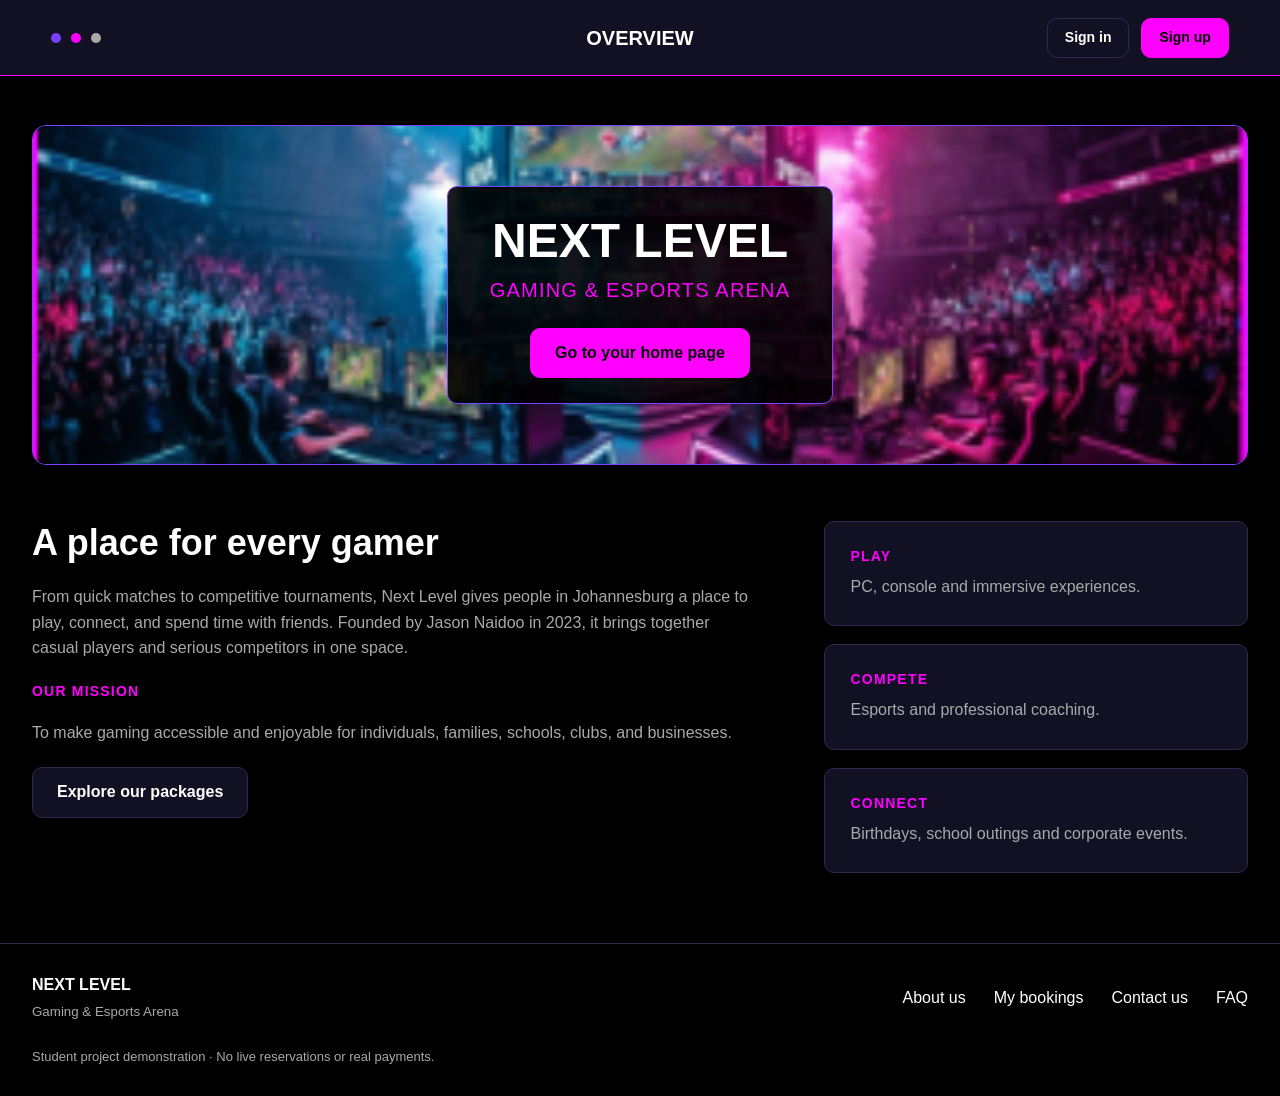
<file: index.html>
<!doctype html>
<html lang="en">
  <head>
    <meta charset="utf-8">
    <meta name="viewport" content="width=device-width,initial-scale=1">
    <meta
      name="description"
      content="Next Level Gaming and Esports Arena in Johannesburg. Browse packages and calculate a booking quotation."
    >
    <meta name="theme-color" content="#000000">

    <title>Overview | Next Level</title>

    <link rel="icon" href="assets/images/logo.jpg">
    <link rel="stylesheet" href="assets/css/style.css">

    <script src="assets/js/data.js" defer></script>
    <script src="assets/js/app.js" defer></script>
  </head>

  <body data-page="index" data-protected="false">
    <a class="skip" href="#main">Skip to content</a>

    <header class="topbar">
      <a href="index.html" aria-label="Next Level overview" class="dots">
        <i></i><i></i><i></i>
      </a>

      <div class="page-label">Overview</div>

      <div class="top-actions" id="account-nav">
        <a class="btn small" href="account.html#signin">Sign in</a>
        <a class="btn primary small" href="account.html#signup">Sign up</a>
      </div>
    </header>

    <noscript>
      <div class="noscript">Enable JavaScript for the demo account, booking forms and calculator. You can still browse the information pages.</div>
    </noscript>

    <main id="main" class="page">
      <section class="hero">
        <img
          class=""
          src="assets/images/arena.png"
          alt="Purple and blue esports arena illustration"
        >

        <div class="hero-content">
          <h1>NEXT LEVEL</h1>
          <p class="eyebrow">Gaming &amp; Esports Arena</p>
          <a class="btn primary" href="account.html#signin">Go to your home page</a>
        </div>
      </section>

      <div class="overview-copy">
        <section>
          <h2>A place for every gamer</h2>
          <p>From quick matches to competitive tournaments, Next Level gives people in Johannesburg a place to play, connect, and spend time with friends. Founded by Jason Naidoo in 2023, it brings together casual players and serious competitors in one space.</p>

          <h3 class="eyebrow">Our mission</h3>
          <p>To make gaming accessible and enjoyable for individuals, families, schools, clubs, and businesses.</p>
          <a class="btn " href="plans.html">Explore our packages</a>
        </section>

        <div class="stack">
          <section class="panel">
            <h3 class="eyebrow">Play</h3>
            <p>PC, console and immersive experiences.</p>
          </section>

          <section class="panel">
            <h3 class="eyebrow">Compete</h3>
            <p>Esports and professional coaching.</p>
          </section>

          <section class="panel">
            <h3 class="eyebrow">Connect</h3>
            <p>Birthdays, school outings and corporate events.</p>
          </section>
        </div>
      </div>
    </main>

    <footer class="footer">
      <a href="index.html">
        <strong>NEXT LEVEL</strong><small>Gaming &amp; Esports Arena</small>
      </a>

      <nav aria-label="Footer navigation">
        <a href="about.html">About us</a>
        <a href="my-bookings.html">My bookings</a>
        <a href="contact.html">Contact us</a>
        <a href="faq.html">FAQ</a>
      </nav>

      <p class="footer-note">Student project demonstration · No live reservations or real payments.</p>
    </footer>
  </body>
</html>
</file>
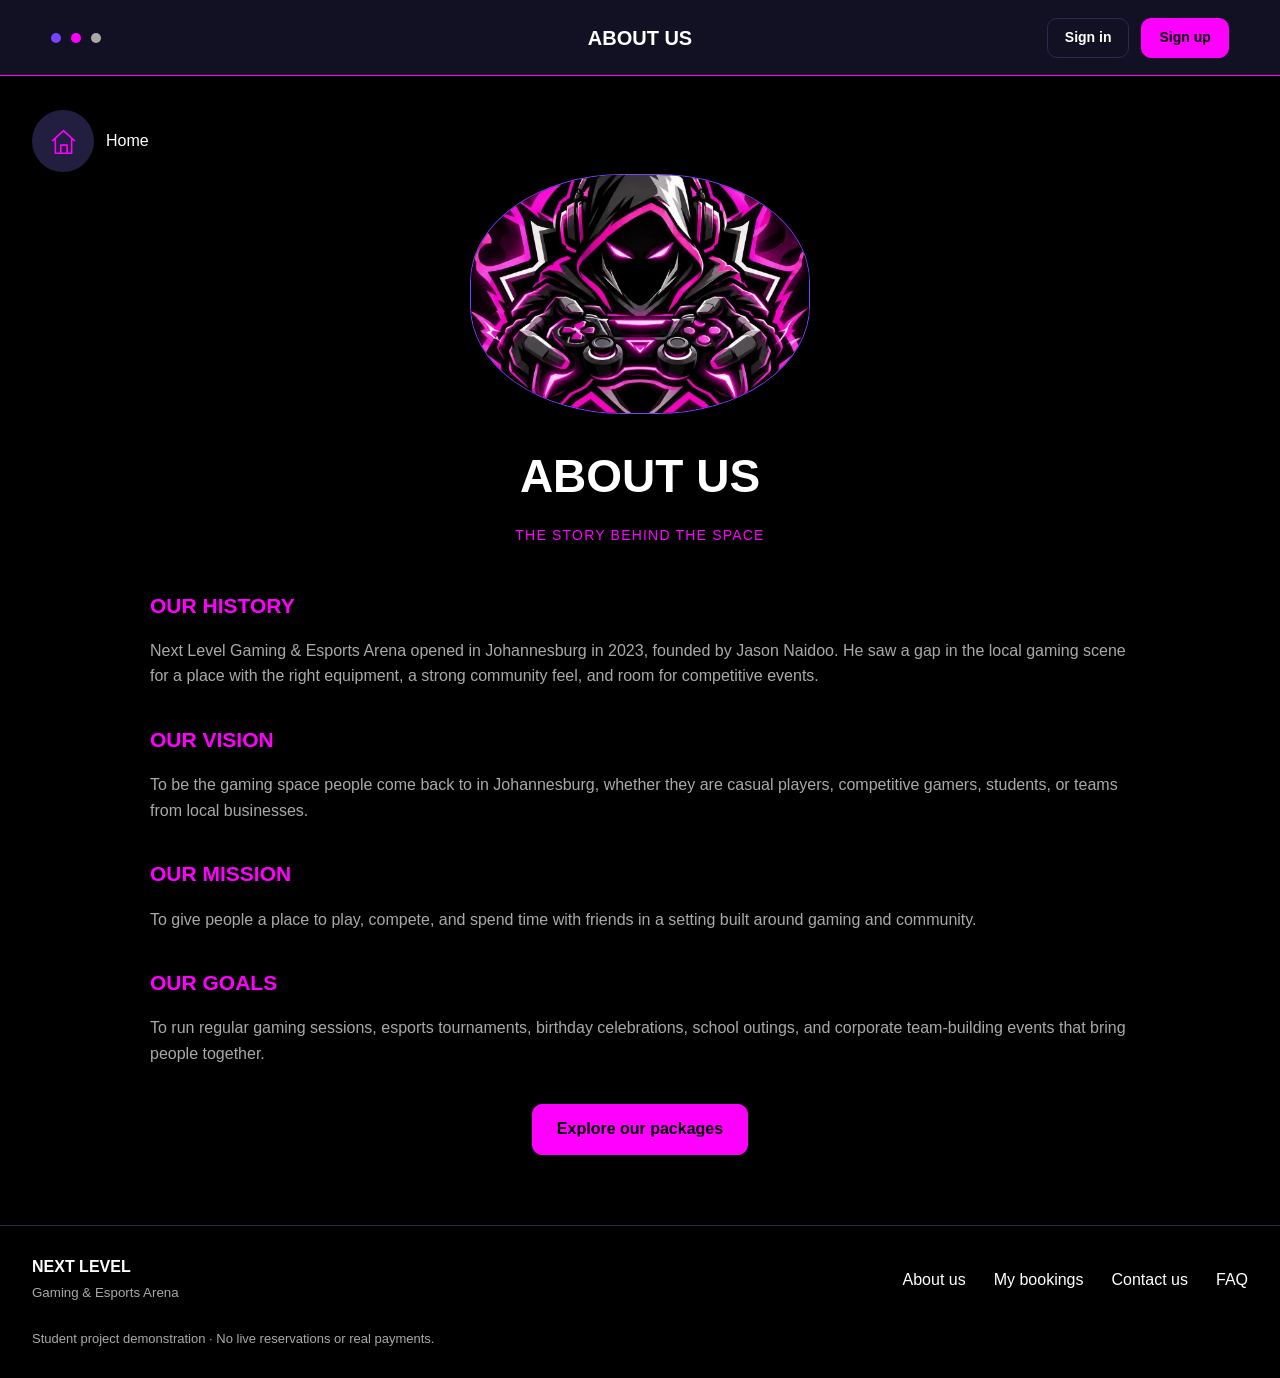
<file: about.html>
<!doctype html>
<html lang="en">
  <head>
    <meta charset="utf-8">
    <meta name="viewport" content="width=device-width,initial-scale=1">
    <meta
      name="description"
      content="Next Level Gaming and Esports Arena in Johannesburg. Browse packages and calculate a booking quotation."
    >
    <meta name="theme-color" content="#000000">

    <title>About us | Next Level</title>

    <link rel="icon" href="assets/images/logo.jpg">
    <link rel="stylesheet" href="assets/css/style.css">

    <script src="assets/js/data.js" defer></script>
    <script src="assets/js/app.js" defer></script>
  </head>

  <body data-page="about" data-protected="false">
    <a class="skip" href="#main">Skip to content</a>

    <header class="topbar">
      <a href="index.html" aria-label="Next Level overview" class="dots">
        <i></i><i></i><i></i>
      </a>

      <div class="page-label">About us</div>

      <div class="top-actions" id="account-nav">
        <a class="btn small" href="account.html#signin">Sign in</a>
        <a class="btn primary small" href="account.html#signup">Sign up</a>
      </div>
    </header>

    <noscript>
      <div class="noscript">Enable JavaScript for the demo account, booking forms and calculator. You can still browse the information pages.</div>
    </noscript>

    <main id="main" class="page">
      <a class="back" href="home.html">
        <span class="circle">
          <svg class="icon" viewBox="0 0 32 32" aria-hidden="true">
            <path d="M4 15 L16 4 L28 15 M7 13 V29 H25 V13 M13 29 V20 H20 V29"/>
          </svg>
        </span>
        <span>Home</span>
      </a>

      <img class="about-logo" src="assets/images/logo.jpg" alt="Next Level gamer emblem">

      <div class="heading">
        <h1>ABOUT US</h1>
        <p class="eyebrow">The story behind the space</p>
      </div>

      <article class="about-copy">
        <section>
          <h2>Our history</h2>
          <p>Next Level Gaming &amp; Esports Arena opened in Johannesburg in 2023, founded by Jason Naidoo. He saw a gap in the local gaming scene for a place with the right equipment, a strong community feel, and room for competitive events.</p>
        </section>

        <section>
          <h2>Our vision</h2>
          <p>To be the gaming space people come back to in Johannesburg, whether they are casual players, competitive gamers, students, or teams from local businesses.</p>
        </section>

        <section>
          <h2>Our mission</h2>
          <p>To give people a place to play, compete, and spend time with friends in a setting built around gaming and community.</p>
        </section>

        <section>
          <h2>Our goals</h2>
          <p>To run regular gaming sessions, esports tournaments, birthday celebrations, school outings, and corporate team-building events that bring people together.</p>
        </section>

        <div class="center">
          <a class="btn primary" href="plans.html">Explore our packages</a>
        </div>
      </article>
    </main>

    <footer class="footer">
      <a href="index.html">
        <strong>NEXT LEVEL</strong><small>Gaming &amp; Esports Arena</small>
      </a>

      <nav aria-label="Footer navigation">
        <a href="about.html">About us</a>
        <a href="my-bookings.html">My bookings</a>
        <a href="contact.html">Contact us</a>
        <a href="faq.html">FAQ</a>
      </nav>

      <p class="footer-note">Student project demonstration · No live reservations or real payments.</p>
    </footer>
  </body>
</html>
</file>
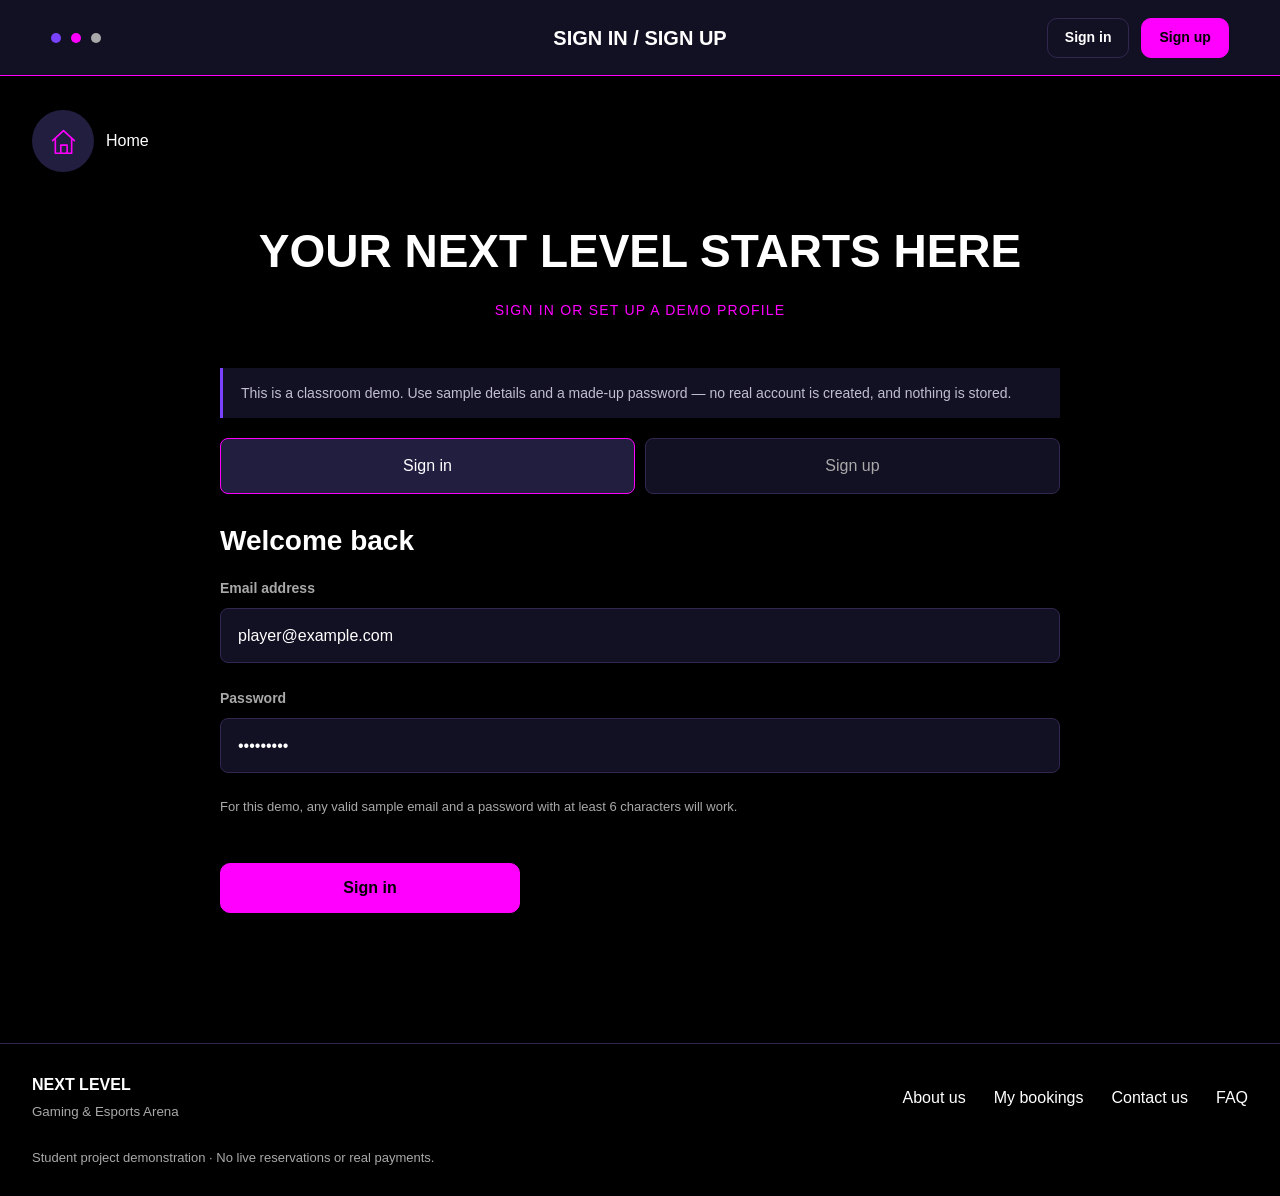
<file: account.html>
<!doctype html>
<html lang="en">
  <head>
    <meta charset="utf-8">
    <meta name="viewport" content="width=device-width,initial-scale=1">
    <meta
      name="description"
      content="Next Level Gaming and Esports Arena in Johannesburg. Browse packages and calculate a booking quotation."
    >
    <meta name="theme-color" content="#000000">

    <title>Sign in / Sign up | Next Level</title>

    <link rel="icon" href="assets/images/logo.jpg">
    <link rel="stylesheet" href="assets/css/style.css">

    <script src="assets/js/data.js" defer></script>
    <script src="assets/js/app.js" defer></script>
  </head>

  <body data-page="account" data-protected="false">
    <a class="skip" href="#main">Skip to content</a>

    <header class="topbar">
      <a href="index.html" aria-label="Next Level overview" class="dots">
        <i></i><i></i><i></i>
      </a>

      <div class="page-label">Sign in / Sign up</div>

      <div class="top-actions" id="account-nav">
        <a class="btn small" href="account.html#signin">Sign in</a>
        <a class="btn primary small" href="account.html#signup">Sign up</a>
      </div>
    </header>

    <noscript>
      <div class="noscript">Enable JavaScript for the demo account, booking forms and calculator. You can still browse the information pages.</div>
    </noscript>

    <main id="main" class="page">
      <a class="back" href="home.html">
        <span class="circle">
          <svg class="icon" viewBox="0 0 32 32" aria-hidden="true">
            <path d="M4 15 L16 4 L28 15 M7 13 V29 H25 V13 M13 29 V20 H20 V29"/>
          </svg>
        </span>
        <span>Home</span>
      </a>

      <div class="heading">
        <h1>YOUR NEXT LEVEL STARTS HERE</h1>
        <p class="eyebrow">Sign in or set up a demo profile</p>
      </div>

      <div class="auth-card">
        <p class="notice">This is a classroom demo. Use sample details and a made-up password — no real account is created, and nothing is stored.</p>

        <div class="tabs" role="tablist" aria-label="Account options">
          <button
            id="signin-tab"
            type="button"
            role="tab"
            aria-controls="signin-panel"
            aria-selected="true"
          >Sign in</button>
          <button
            id="signup-tab"
            type="button"
            role="tab"
            aria-controls="signup-panel"
            aria-selected="false"
            tabindex="-1"
          >Sign up</button>
        </div>

        <section id="signin-panel" role="tabpanel" aria-labelledby="signin-tab">
          <form id="signin-form" novalidate>
            <h2>Welcome back</h2>

            <div class="field">
              <label for="signin-email">Email address</label>
              <input
                id="signin-email"
                name="signin-email"
                type="email"
                required
                autocomplete="off"
                value="player@example.com"
              >
              <p class="error" id="signin-email-error"></p>
            </div>

            <div class="field">
              <label for="signin-password">Password</label>
              <input
                id="signin-password"
                name="signin-password"
                type="password"
                required
                minlength="6"
                autocomplete="off"
                value="player123"
              >
              <p class="error" id="signin-password-error"></p>
            </div>

            <p class="help">For this demo, any valid sample email and a password with at least 6 characters will work.</p>
            <button class="btn primary wide-btn" type="submit">Sign in</button>
          </form>
        </section>

        <section id="signup-panel" role="tabpanel" aria-labelledby="signup-tab" hidden>
          <form id="signup-form" novalidate>
            <h2>Create a demo profile</h2>

            <div class="field">
              <label for="first-name">Name</label>
              <input
                id="first-name"
                name="first-name"
                type="text"
                required
                maxlength="50"
                autocomplete="off"
              >
              <p class="error" id="first-name-error"></p>
            </div>

            <div class="field">
              <label for="surname">Surname</label>
              <input
                id="surname"
                name="surname"
                type="text"
                required
                maxlength="50"
                autocomplete="off"
              >
              <p class="error" id="surname-error"></p>
            </div>

            <div class="field">
              <label for="signup-email">Email address</label>
              <input
                id="signup-email"
                name="signup-email"
                type="email"
                required
                autocomplete="off"
              >
              <p class="error" id="signup-email-error"></p>
            </div>

            <div class="field">
              <label for="signup-phone">Phone number</label>
              <input
                id="signup-phone"
                name="signup-phone"
                type="tel"
                required
                autocomplete="off"
              >
              <p class="error" id="signup-phone-error"></p>
            </div>

            <div class="field">
              <label for="signup-password">Password</label>
              <input
                id="signup-password"
                name="signup-password"
                type="password"
                required
                minlength="6"
                autocomplete="off"
              >
              <p class="error" id="signup-password-error"></p>
            </div>

            <div class="field">
              <label for="confirm-password">Reconfirm password</label>
              <input
                id="confirm-password"
                name="confirm-password"
                type="password"
                required
                minlength="6"
                autocomplete="off"
              >
              <p class="error" id="confirm-password-error"></p>
            </div>

            <button class="btn primary wide-btn" type="submit">Sign up</button>
          </form>
        </section>

        <p class="error" id="storage-error" role="alert"></p>
      </div>
    </main>

    <footer class="footer">
      <a href="index.html">
        <strong>NEXT LEVEL</strong><small>Gaming &amp; Esports Arena</small>
      </a>

      <nav aria-label="Footer navigation">
        <a href="about.html">About us</a>
        <a href="my-bookings.html">My bookings</a>
        <a href="contact.html">Contact us</a>
        <a href="faq.html">FAQ</a>
      </nav>

      <p class="footer-note">Student project demonstration · No live reservations or real payments.</p>
    </footer>
  </body>
</html>
</file>
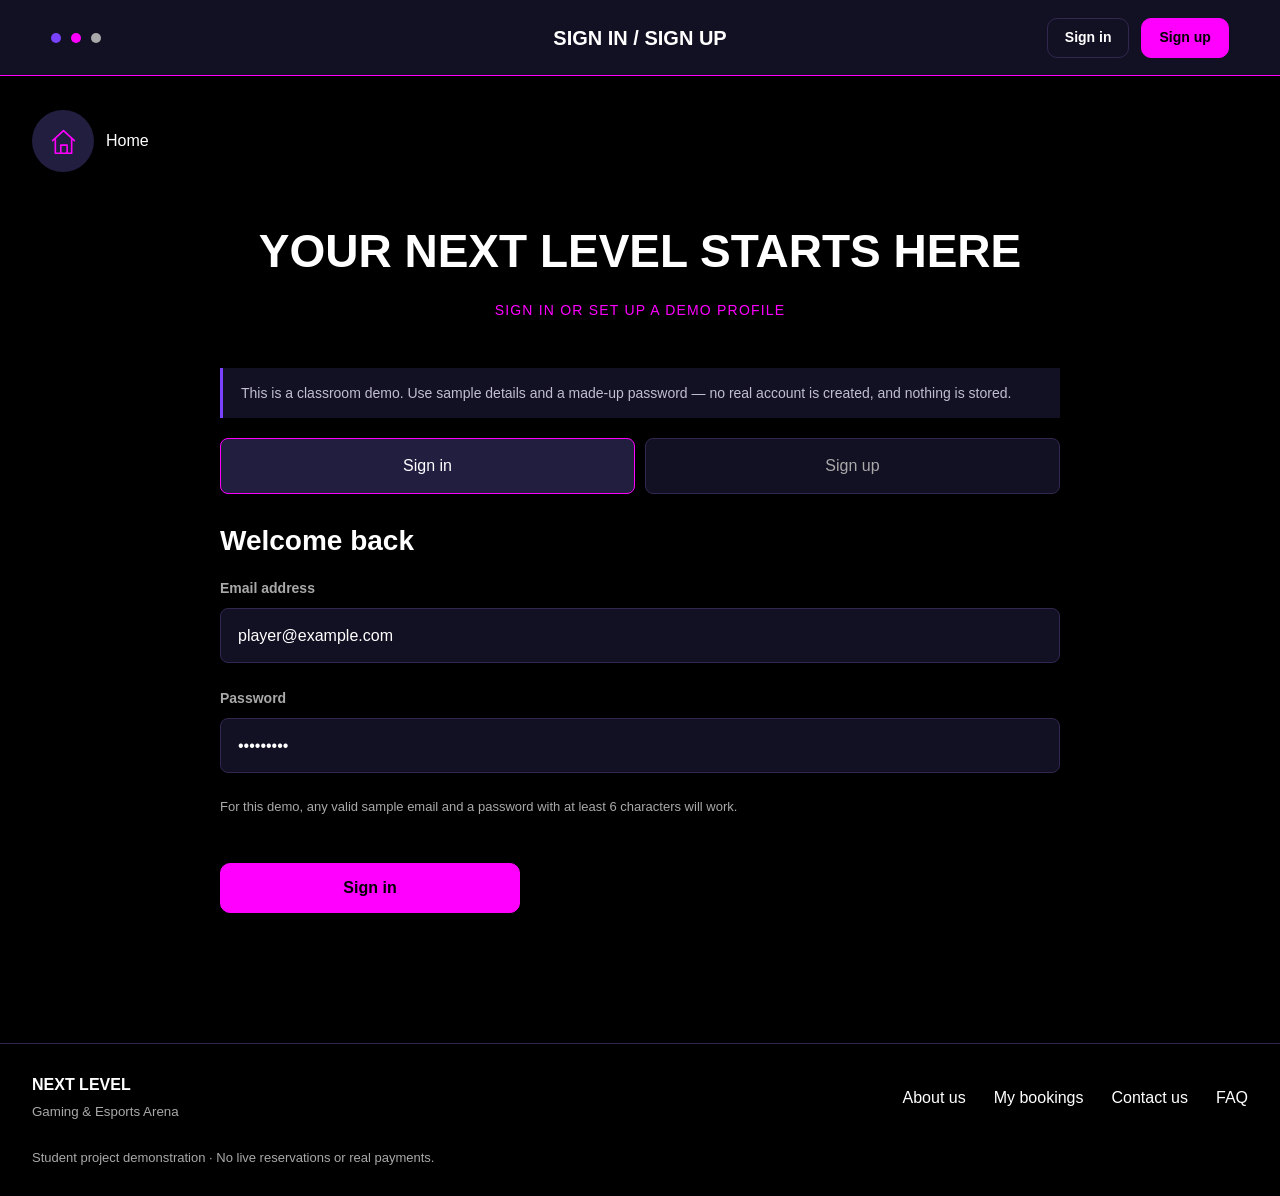
<file: booking.html>
<!doctype html>
<html lang="en">
  <head>
    <meta charset="utf-8">
    <meta name="viewport" content="width=device-width,initial-scale=1">
    <meta
      name="description"
      content="Next Level Gaming and Esports Arena in Johannesburg. Browse packages and calculate a booking quotation."
    >
    <meta name="theme-color" content="#000000">

    <title>Booking | Next Level</title>

    <link rel="icon" href="assets/images/logo.jpg">
    <link rel="stylesheet" href="assets/css/style.css">

    <script src="assets/js/data.js" defer></script>
    <script src="assets/js/app.js" defer></script>
  </head>

  <body data-page="booking" data-protected="true">
    <a class="skip" href="#main">Skip to content</a>

    <header class="topbar">
      <a href="index.html" aria-label="Next Level overview" class="dots">
        <i></i><i></i><i></i>
      </a>

      <div class="page-label">Booking</div>

      <div class="top-actions" id="account-nav">
        <a class="btn small" href="account.html#signin">Sign in</a>
        <a class="btn primary small" href="account.html#signup">Sign up</a>
      </div>
    </header>

    <noscript>
      <div class="noscript">Enable JavaScript for the demo account, booking forms and calculator. You can still browse the information pages.</div>
    </noscript>

    <main id="main" class="page">
      <a class="back" href="home.html">
        <span class="circle">
          <svg class="icon" viewBox="0 0 32 32" aria-hidden="true">
            <path d="M4 15 L16 4 L28 15 M7 13 V29 H25 V13 M13 29 V20 H20 V29"/>
          </svg>
        </span>
        <span>Home</span>
      </a>

      <div class="center">
        <a class="btn primary" href="fees.html">Continue to fees</a>
      </div>

      <div class="heading">
        <h1>PLAN YOUR BOOKING</h1>
        <p class="eyebrow">Tell us what you need</p>
      </div>

      <form id="booking-form" class="booking-form" novalidate>
        <div class="field">
          <label for="booking-area">Area</label>
          <select id="booking-area" name="booking-area">
            <option value="0">Main gaming floor</option>
            <option value="1">VIP gaming area</option>
            <option value="2">Esports &amp; group events</option>
            <option value="3">Individual experiences</option>
          </select>
        </div>

        <div class="field">
          <label for="gamer-pass">Gamer pass</label>
          <select id="gamer-pass" name="gamer-pass">
            <option value="">Choose a pass</option>
            <option value="ultimate">Ultimate Gamer Pass — R1 500</option>
          </select>
        </div>

        <div class="field">
          <label for="attendees">Amount of attendees</label>
          <select id="attendees" name="attendees">
            <option value="1">1 attendee</option>
            <option value="2">2 attendees</option>
            <option value="3">3 attendees</option>
            <option value="4">4 attendees</option>
            <option value="5">5 attendees</option>
            <option value="6">6 attendees</option>
            <option value="7">7 attendees</option>
            <option value="8">8 attendees</option>
            <option value="9">9 attendees</option>
            <option value="10">10 attendees</option>
            <option value="11">11 attendees</option>
            <option value="12">12 attendees</option>
            <option value="13">13 attendees</option>
            <option value="14">14 attendees</option>
            <option value="15">15 attendees</option>
            <option value="16">16 attendees</option>
            <option value="17">17 attendees</option>
            <option value="18">18 attendees</option>
            <option value="19">19 attendees</option>
            <option value="20">20 attendees</option>
            <option value="21">21 attendees</option>
            <option value="22">22 attendees</option>
            <option value="23">23 attendees</option>
            <option value="24">24 attendees</option>
            <option value="25">25 attendees</option>
            <option value="26">26 attendees</option>
            <option value="27">27 attendees</option>
            <option value="28">28 attendees</option>
            <option value="29">29 attendees</option>
            <option value="30">30 attendees</option>
            <option value="31">31 attendees</option>
            <option value="32">32 attendees</option>
            <option value="33">33 attendees</option>
            <option value="34">34 attendees</option>
            <option value="35">35 attendees</option>
            <option value="36">36 attendees</option>
            <option value="37">37 attendees</option>
            <option value="38">38 attendees</option>
            <option value="39">39 attendees</option>
            <option value="40">40 attendees</option>
            <option value="41">41 attendees</option>
            <option value="42">42 attendees</option>
            <option value="43">43 attendees</option>
            <option value="44">44 attendees</option>
            <option value="45">45 attendees</option>
            <option value="46">46 attendees</option>
            <option value="47">47 attendees</option>
            <option value="48">48 attendees</option>
            <option value="49">49 attendees</option>
            <option value="50">50 attendees</option>
          </select>
        </div>

        <div class="field">
          <label for="vip">VIP</label>
          <select id="vip" name="vip">
            <option value="no">Not selected</option>
            <option value="yes">VIP Gaming Experience — R1 500</option>
          </select>
        </div>

        <div class="field">
          <label for="package">Package / experience</label>
          <select id="package" name="package">
            <option value="">Choose an additional package or experience</option>
            <option value="training">Esports Training Package — R1,500</option>
            <option value="birthday">Birthday Party Package — R1,500</option>
            <option value="vr">Virtual Reality Experience — R750</option>
            <option value="racing">Racing Simulator Challenge — R750</option>
            <option value="escape">Escape Room Challenge — R750</option>
          </select>
        </div>

        <div class="field">
          <label for="booking-date">Preferred date</label>
          <input id="booking-date" name="booking-date" type="date" required>
          <p class="error" id="booking-date-error"></p>
        </div>

        <p class="help">The number of attendees and your preferred date help us plan the booking. We’ll confirm availability with you before finalising anything.</p>
        <button class="btn primary wide-btn" type="submit">Calculate fees</button>
        <p class="error" id="booking-error" role="alert"></p>
      </form>
    </main>

    <footer class="footer">
      <a href="index.html">
        <strong>NEXT LEVEL</strong><small>Gaming &amp; Esports Arena</small>
      </a>

      <nav aria-label="Footer navigation">
        <a href="about.html">About us</a>
        <a href="my-bookings.html">My bookings</a>
        <a href="contact.html">Contact us</a>
        <a href="faq.html">FAQ</a>
      </nav>

      <p class="footer-note">Student project demonstration · No live reservations or real payments.</p>
    </footer>
  </body>
</html>
</file>
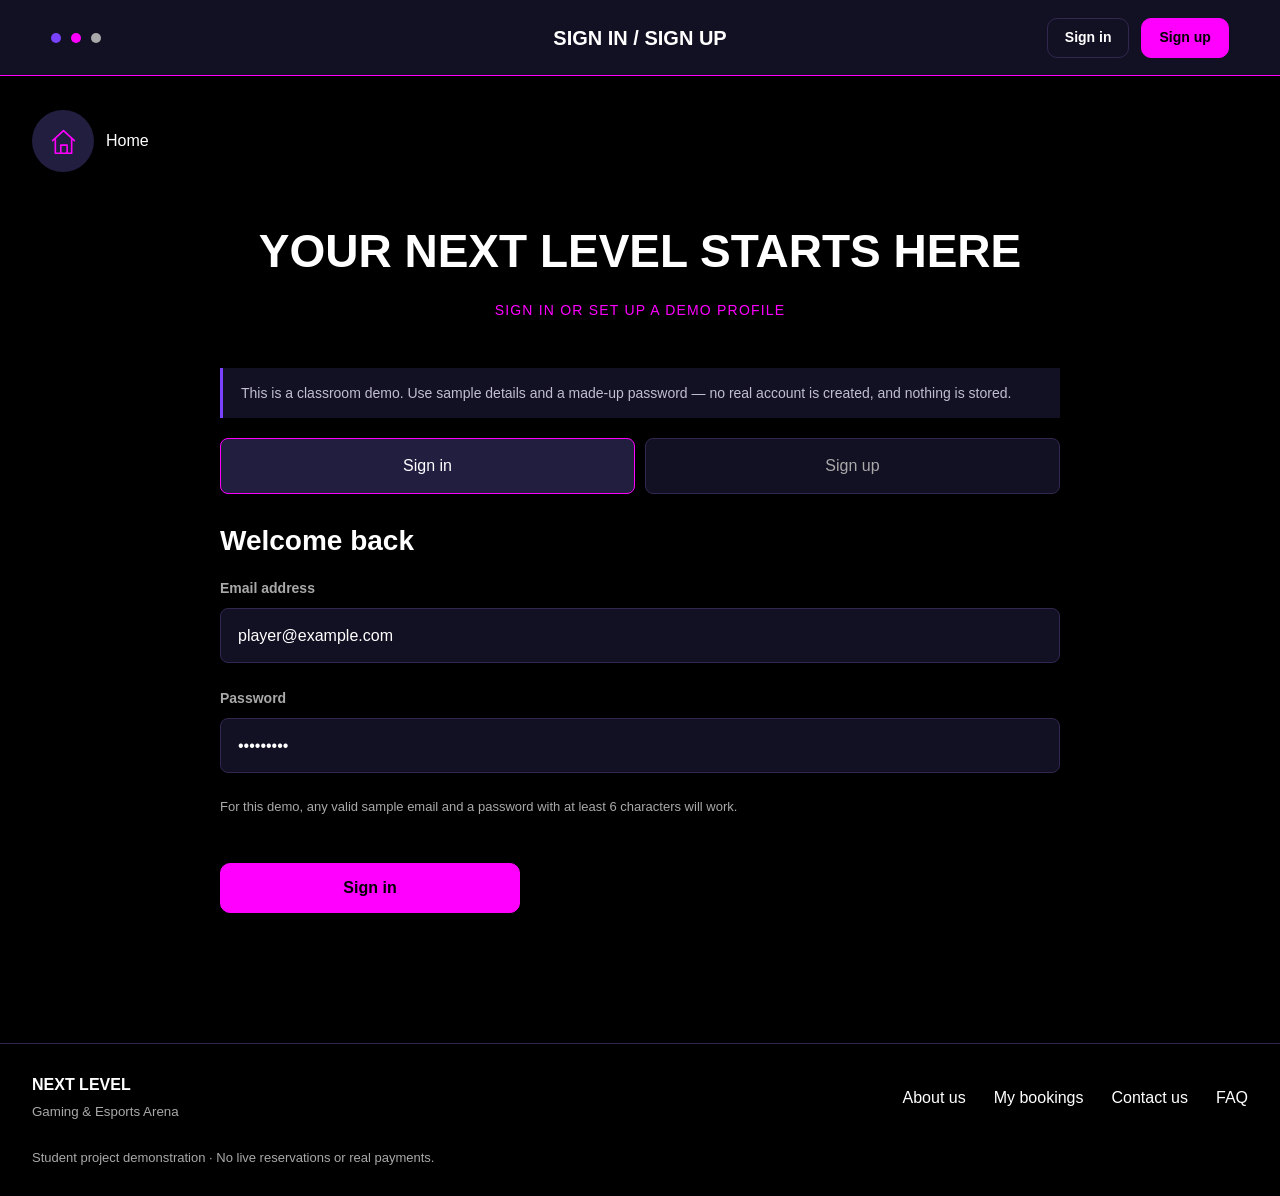
<file: confirmation.html>
<!doctype html>
<html lang="en">
  <head>
    <meta charset="utf-8">
    <meta name="viewport" content="width=device-width,initial-scale=1">
    <meta
      name="description"
      content="Next Level Gaming and Esports Arena in Johannesburg. Browse packages and calculate a booking quotation."
    >
    <meta name="theme-color" content="#000000">

    <title>Confirmation | Next Level</title>

    <link rel="icon" href="assets/images/logo.jpg">
    <link rel="stylesheet" href="assets/css/style.css">

    <script src="assets/js/data.js" defer></script>
    <script src="assets/js/app.js" defer></script>
  </head>

  <body data-page="confirmation" data-protected="true">
    <a class="skip" href="#main">Skip to content</a>

    <header class="topbar">
      <a href="index.html" aria-label="Next Level overview" class="dots">
        <i></i><i></i><i></i>
      </a>

      <div class="page-label">Confirmation</div>

      <div class="top-actions" id="account-nav">
        <a class="btn small" href="account.html#signin">Sign in</a>
        <a class="btn primary small" href="account.html#signup">Sign up</a>
      </div>
    </header>

    <noscript>
      <div class="noscript">Enable JavaScript for the demo account, booking forms and calculator. You can still browse the information pages.</div>
    </noscript>

    <main id="main" class="page">
      <section class="confirmation">
        <span class="circle">
          <svg class="icon" viewBox="0 0 32 32" aria-hidden="true">
            <path d="M5 17 L13 25 L28 7"/>
          </svg>
        </span>

        <h1 id="confirmation-title">NO BOOKING SELECTED</h1>
        <p id="confirmation-message">Create a quote to see a booking request or a mock payment confirmation.</p>
        <p class="status" id="confirmation-details"></p>

        <div class="return-panel">
          <span class="circle">
            <svg class="icon" viewBox="0 0 32 32" aria-hidden="true">
              <path d="M4 15 L16 4 L28 15 M7 13 V29 H25 V13 M13 29 V20 H20 V29"/>
            </svg>
          </span>

          <a class="btn primary" href="home.html">Back to homepage</a>

          <p style="margin-top:20px">
            <a class="btn " href="my-bookings.html">View my bookings</a>
          </p>
        </div>
      </section>
    </main>

    <footer class="footer">
      <a href="index.html">
        <strong>NEXT LEVEL</strong><small>Gaming &amp; Esports Arena</small>
      </a>

      <nav aria-label="Footer navigation">
        <a href="about.html">About us</a>
        <a href="my-bookings.html">My bookings</a>
        <a href="contact.html">Contact us</a>
        <a href="faq.html">FAQ</a>
      </nav>

      <p class="footer-note">Student project demonstration · No live reservations or real payments.</p>
    </footer>
  </body>
</html>
</file>
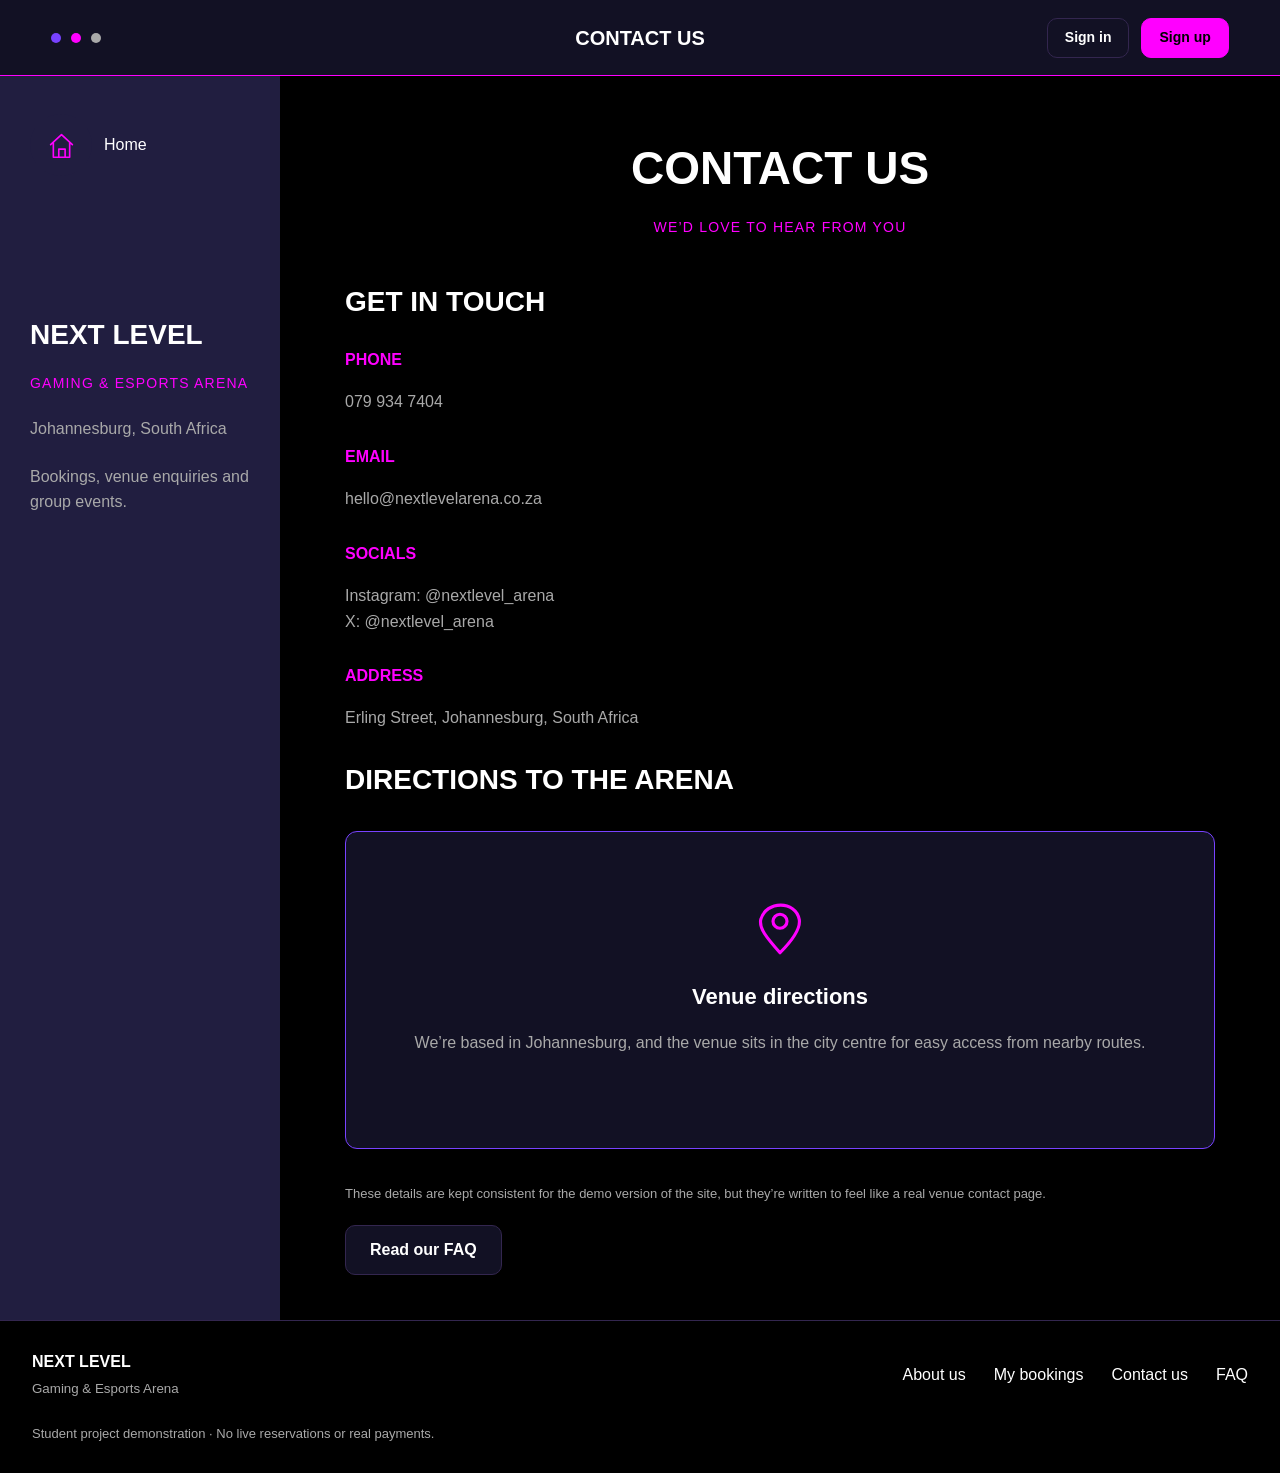
<file: contact.html>
<!doctype html>
<html lang="en">
  <head>
    <meta charset="utf-8">
    <meta name="viewport" content="width=device-width,initial-scale=1">
    <meta
      name="description"
      content="Next Level Gaming and Esports Arena in Johannesburg. Browse packages and calculate a booking quotation."
    >
    <meta name="theme-color" content="#000000">

    <title>Contact us | Next Level</title>

    <link rel="icon" href="assets/images/logo.jpg">
    <link rel="stylesheet" href="assets/css/style.css">

    <script src="assets/js/data.js" defer></script>
    <script src="assets/js/app.js" defer></script>
  </head>

  <body data-page="contact" data-protected="false">
    <a class="skip" href="#main">Skip to content</a>

    <header class="topbar">
      <a href="index.html" aria-label="Next Level overview" class="dots">
        <i></i><i></i><i></i>
      </a>

      <div class="page-label">Contact us</div>

      <div class="top-actions" id="account-nav">
        <a class="btn small" href="account.html#signin">Sign in</a>
        <a class="btn primary small" href="account.html#signup">Sign up</a>
      </div>
    </header>

    <noscript>
      <div class="noscript">Enable JavaScript for the demo account, booking forms and calculator. You can still browse the information pages.</div>
    </noscript>

    <main id="main" >
      <div class="contact-layout">
        <aside class="contact-rail">
          <a class="back" href="home.html">
            <span class="circle">
              <svg class="icon" viewBox="0 0 32 32" aria-hidden="true">
                <path d="M4 15 L16 4 L28 15 M7 13 V29 H25 V13 M13 29 V20 H20 V29"/>
              </svg>
            </span>
            <span>Home</span>
          </a>

          <h2>NEXT LEVEL</h2>
          <p class="eyebrow">Gaming &amp; Esports Arena</p>
          <p>Johannesburg, South Africa</p>
          <p>Bookings, venue enquiries and group events.</p>
        </aside>

        <div class="contact-content">
          <div class="heading">
            <h1>CONTACT US</h1>
            <p class="eyebrow">We’d love to hear from you</p>
          </div>

          <h2>GET IN TOUCH</h2>

          <div id="contact-details">
            <section class="contact-detail">
              <h2>PHONE</h2>
              <p id="arena-phone">079 934 7404</p>
            </section>

            <section class="contact-detail">
              <h2>EMAIL</h2>
              <p id="arena-email">hello@nextlevelarena.co.za</p>
            </section>

            <section class="contact-detail">
              <h2>SOCIALS</h2>
              <p id="arena-social">Instagram: @nextlevel_arena<br>X: @nextlevel_arena</p>
            </section>

            <section class="contact-detail">
              <h2>ADDRESS</h2>
              <p id="arena-address">Erling Street, Johannesburg, South Africa</p>
            </section>
          </div>

          <h2>DIRECTIONS TO THE ARENA</h2>

          <div class="map-placeholder" id="arena-map">
            <svg class="icon" viewBox="0 0 32 32" aria-hidden="true">
              <path d="M16 29 C8 20 4 15 5 10 C8 -1 25 -1 27 10 C28 16 22 23 16 29 M20 11 A4 4 0 1 1 12 11 A4 4 0 1 1 20 11"/>
            </svg>

            <h3>Venue directions</h3>
            <p>We’re based in Johannesburg, and the venue sits in the city centre for easy access from nearby routes.</p>
          </div>

          <p class="help">These details are kept consistent for the demo version of the site, but they’re written to feel like a real venue contact page.</p>
          <a class="btn " href="faq.html">Read our FAQ</a>
        </div>
      </div>
    </main>

    <footer class="footer">
      <a href="index.html">
        <strong>NEXT LEVEL</strong><small>Gaming &amp; Esports Arena</small>
      </a>

      <nav aria-label="Footer navigation">
        <a href="about.html">About us</a>
        <a href="my-bookings.html">My bookings</a>
        <a href="contact.html">Contact us</a>
        <a href="faq.html">FAQ</a>
      </nav>

      <p class="footer-note">Student project demonstration · No live reservations or real payments.</p>
    </footer>
  </body>
</html>
</file>
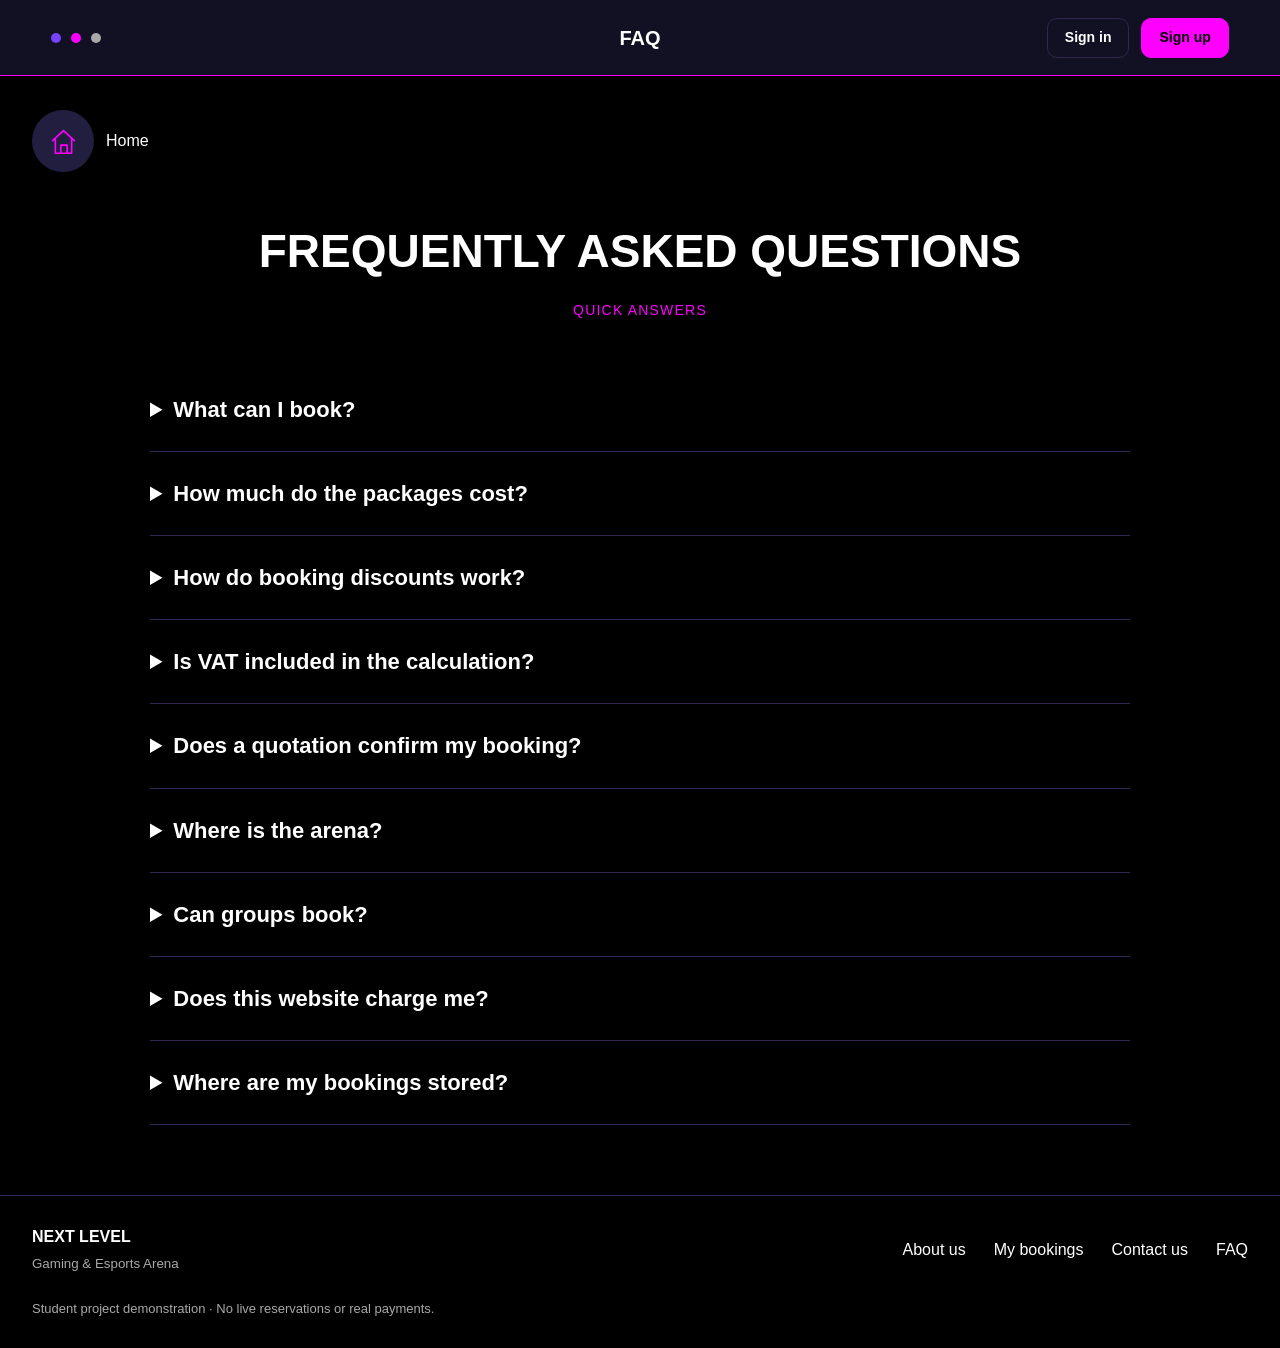
<file: faq.html>
<!doctype html>
<html lang="en">
  <head>
    <meta charset="utf-8">
    <meta name="viewport" content="width=device-width,initial-scale=1">
    <meta
      name="description"
      content="Next Level Gaming and Esports Arena in Johannesburg. Browse packages and calculate a booking quotation."
    >
    <meta name="theme-color" content="#000000">

    <title>FAQ | Next Level</title>

    <link rel="icon" href="assets/images/logo.jpg">
    <link rel="stylesheet" href="assets/css/style.css">

    <script src="assets/js/data.js" defer></script>
    <script src="assets/js/app.js" defer></script>
  </head>

  <body data-page="faq" data-protected="false">
    <a class="skip" href="#main">Skip to content</a>

    <header class="topbar">
      <a href="index.html" aria-label="Next Level overview" class="dots">
        <i></i><i></i><i></i>
      </a>

      <div class="page-label">FAQ</div>

      <div class="top-actions" id="account-nav">
        <a class="btn small" href="account.html#signin">Sign in</a>
        <a class="btn primary small" href="account.html#signup">Sign up</a>
      </div>
    </header>

    <noscript>
      <div class="noscript">Enable JavaScript for the demo account, booking forms and calculator. You can still browse the information pages.</div>
    </noscript>

    <main id="main" class="page">
      <a class="back" href="home.html">
        <span class="circle">
          <svg class="icon" viewBox="0 0 32 32" aria-hidden="true">
            <path d="M4 15 L16 4 L28 15 M7 13 V29 H25 V13 M13 29 V20 H20 V29"/>
          </svg>
        </span>
        <span>Home</span>
      </a>

      <div class="heading">
        <h1>FREQUENTLY ASKED QUESTIONS</h1>
        <p class="eyebrow">Quick answers</p>
      </div>

      <section class="faq">
        <details>
          <summary>What can I book?</summary>
          <p>You can choose from a few gaming packages and a few individual experiences. The plans page shows what each one includes and how much it costs.</p>
        </details>

        <details>
          <summary>How much do the packages cost?</summary>
          <p>Most gaming packages are R1 500, while the individual experiences are R750 each before discount and VAT.</p>
        </details>

        <details>
          <summary>How do booking discounts work?</summary>
          <p>One booking gets no discount. Two bookings get 5%, three get 10%, and more than three get 15%. For this demo, each selected package or experience counts as one booking.</p>
        </details>

        <details>
          <summary>Is VAT included in the calculation?</summary>
          <p>Yes. The calculator applies the discount first and then adds 15% VAT to the reduced total.</p>
        </details>

        <details>
          <summary>Does a quotation confirm my booking?</summary>
          <p>Not quite. The quote is just a draft estimate. We still need to confirm availability and complete the booking properly.</p>
        </details>

        <details>
          <summary>Where is the arena?</summary>
          <p>Next Level is based in Johannesburg, and you can find the contact details for the venue on this page.</p>
        </details>

        <details>
          <summary>Can groups book?</summary>
          <p>Absolutely. We cater to individuals, families, schools, gaming clubs, and businesses, including birthday and corporate events.</p>
        </details>

        <details>
          <summary>Does this website charge me?</summary>
          <p>No. The payment screen is just a demonstration. No payment details are collected, and no money is charged.</p>
        </details>

        <details>
          <summary>Where are my bookings stored?</summary>
          <p>Demo bookings stay in the browser for this tab session. If you sign out, your demo account, draft, and bookings are cleared. Nothing is sent to a server.</p>
        </details>
      </section>
    </main>

    <footer class="footer">
      <a href="index.html">
        <strong>NEXT LEVEL</strong><small>Gaming &amp; Esports Arena</small>
      </a>

      <nav aria-label="Footer navigation">
        <a href="about.html">About us</a>
        <a href="my-bookings.html">My bookings</a>
        <a href="contact.html">Contact us</a>
        <a href="faq.html">FAQ</a>
      </nav>

      <p class="footer-note">Student project demonstration · No live reservations or real payments.</p>
    </footer>
  </body>
</html>
</file>
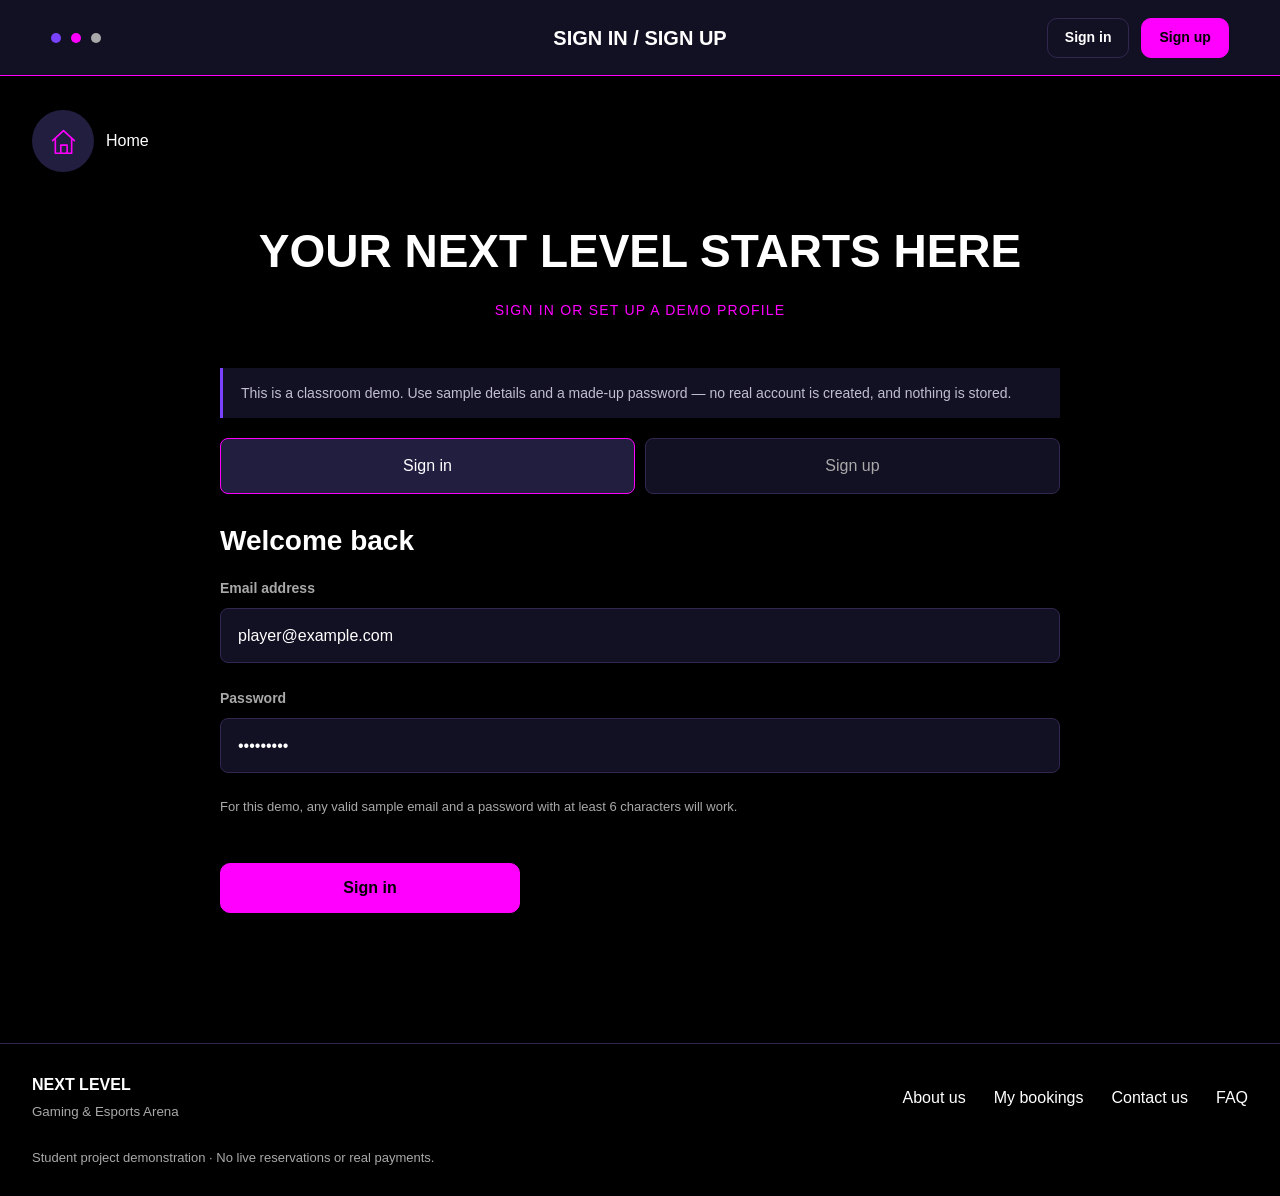
<file: fees.html>
<!doctype html>
<html lang="en">
  <head>
    <meta charset="utf-8">
    <meta name="viewport" content="width=device-width,initial-scale=1">
    <meta
      name="description"
      content="Next Level Gaming and Esports Arena in Johannesburg. Browse packages and calculate a booking quotation."
    >
    <meta name="theme-color" content="#000000">

    <title>Calculate fees / Checkout | Next Level</title>

    <link rel="icon" href="assets/images/logo.jpg">
    <link rel="stylesheet" href="assets/css/style.css">

    <script src="assets/js/data.js" defer></script>
    <script src="assets/js/app.js" defer></script>
  </head>

  <body data-page="fees" data-protected="true">
    <a class="skip" href="#main">Skip to content</a>

    <header class="topbar">
      <a href="index.html" aria-label="Next Level overview" class="dots">
        <i></i><i></i><i></i>
      </a>

      <div class="page-label">Calculate fees / Checkout</div>

      <div class="top-actions" id="account-nav">
        <a class="btn small" href="account.html#signin">Sign in</a>
        <a class="btn primary small" href="account.html#signup">Sign up</a>
      </div>
    </header>

    <noscript>
      <div class="noscript">Enable JavaScript for the demo account, booking forms and calculator. You can still browse the information pages.</div>
    </noscript>

    <main id="main" class="page">
      <div class="fee-heading">
        <img class="" src="assets/images/logo.jpg" alt="Next Level logo">

        <a class="back" href="home.html">
          <span class="circle">
            <svg class="icon" viewBox="0 0 32 32" aria-hidden="true">
              <path d="M4 15 L16 4 L28 15 M7 13 V29 H25 V13 M13 29 V20 H20 V29"/>
            </svg>
          </span>
          <span>Home</span>
        </a>
      </div>

      <div class="heading">
        <h1>CALCULATE TOTAL FEES</h1>
        <p class="eyebrow">Pick what you want and we’ll confirm the details.</p>
      </div>

      <form class="fee-form" id="fees-form" novalidate>
        <div class="form-grid">
          <div class="field">
            <label for="customer-name">Name</label>
            <input id="customer-name" name="customer-name" type="text" required maxlength="100">
            <p class="error" id="customer-name-error"></p>
          </div>

          <div class="field">
            <label for="customer-phone">Phone number</label>
            <input id="customer-phone" name="customer-phone" type="tel" required>
            <p class="error" id="customer-phone-error"></p>
          </div>

          <div class="field">
            <label for="customer-email">Email address</label>
            <input id="customer-email" name="customer-email" type="email" required>
            <p class="error" id="customer-email-error"></p>
          </div>

          <div class="field">
            <label for="contact-method">Best way to reach you</label>
            <select id="contact-method" name="contact-method">
              <option value="Email">Email</option>
              <option value="Phone">Phone</option>
            </select>
          </div>
        </div>

        <fieldset class="selection-list">
          <legend>Select packages and experiences</legend>

          <label class="choice" for="item-ultimate">
            <input type="checkbox" id="item-ultimate" name="items" value="ultimate">
            <span>Ultimate Gamer Pass</span>
            <span class="item-price">R1,500</span>
          </label>

          <label class="choice" for="item-vip">
            <input type="checkbox" id="item-vip" name="items" value="vip">
            <span>VIP Gaming Experience</span>
            <span class="item-price">R1,500</span>
          </label>

          <label class="choice" for="item-training">
            <input type="checkbox" id="item-training" name="items" value="training">
            <span>Esports Training Package</span>
            <span class="item-price">R1,500</span>
          </label>

          <label class="choice" for="item-birthday">
            <input type="checkbox" id="item-birthday" name="items" value="birthday">
            <span>Birthday Party Package</span>
            <span class="item-price">R1,500</span>
          </label>

          <label class="choice" for="item-vr">
            <input type="checkbox" id="item-vr" name="items" value="vr">
            <span>Virtual Reality Experience</span>
            <span class="item-price">R750</span>
          </label>

          <label class="choice" for="item-racing">
            <input type="checkbox" id="item-racing" name="items" value="racing">
            <span>Racing Simulator Challenge</span>
            <span class="item-price">R750</span>
          </label>

          <label class="choice" for="item-escape">
            <input type="checkbox" id="item-escape" name="items" value="escape">
            <span>Escape Room Challenge</span>
            <span class="item-price">R750</span>
          </label>
        </fieldset>

        <p id="selection-error" class="error" role="alert"></p>

        <div class="center">
          <button type="submit" class="btn primary wide-btn">Calculate total</button>
        </div>
      </form>

      <div class="discounts" aria-label="Booking discount tiers">
        <div data-tier="0">
          <strong>1 booking</strong><small>No discount</small>
        </div>

        <div data-tier="5">
          <strong>2 bookings</strong><small>5% discount</small>
        </div>

        <div data-tier="10">
          <strong>3 bookings</strong><small>10% discount</small>
        </div>

        <div data-tier="15">
          <strong>4+ bookings</strong><small>15% discount</small>
        </div>
      </div>

      <section id="quote-section" hidden aria-labelledby="quote-heading">
        <h2 id="quote-heading" tabindex="-1">Your quotation</h2>

        <div class="table-wrap">
          <table>
            <caption class="help">Selected items, discount and VAT</caption>
            <thead>
              <tr>
                <th scope="col">Selected items</th>
                <th scope="col">Amount</th>
              </tr>
            </thead>
            <tbody id="quote-items"></tbody>
            <tfoot id="quote-totals"></tfoot>
          </table>
        </div>

        <p class="center">This is a quotation, not a final invoice. Requesting a callback doesn’t charge anything.</p>

        <div class="checkout-actions">
          <button class="btn primary" type="button" id="request-booking">Request consultant callback</button>
          <button class="btn" type="button" id="demo-payment">Simulate payment</button>
        </div>

        <p class="help center">Payment simulation is included for your project demonstration only. No card details are collected.</p>
      </section>

      <p id="quote-status" role="status" class="status center"></p>
    </main>

    <footer class="footer">
      <a href="index.html">
        <strong>NEXT LEVEL</strong><small>Gaming &amp; Esports Arena</small>
      </a>

      <nav aria-label="Footer navigation">
        <a href="about.html">About us</a>
        <a href="my-bookings.html">My bookings</a>
        <a href="contact.html">Contact us</a>
        <a href="faq.html">FAQ</a>
      </nav>

      <p class="footer-note">Student project demonstration · No live reservations or real payments.</p>
    </footer>
  </body>
</html>
</file>
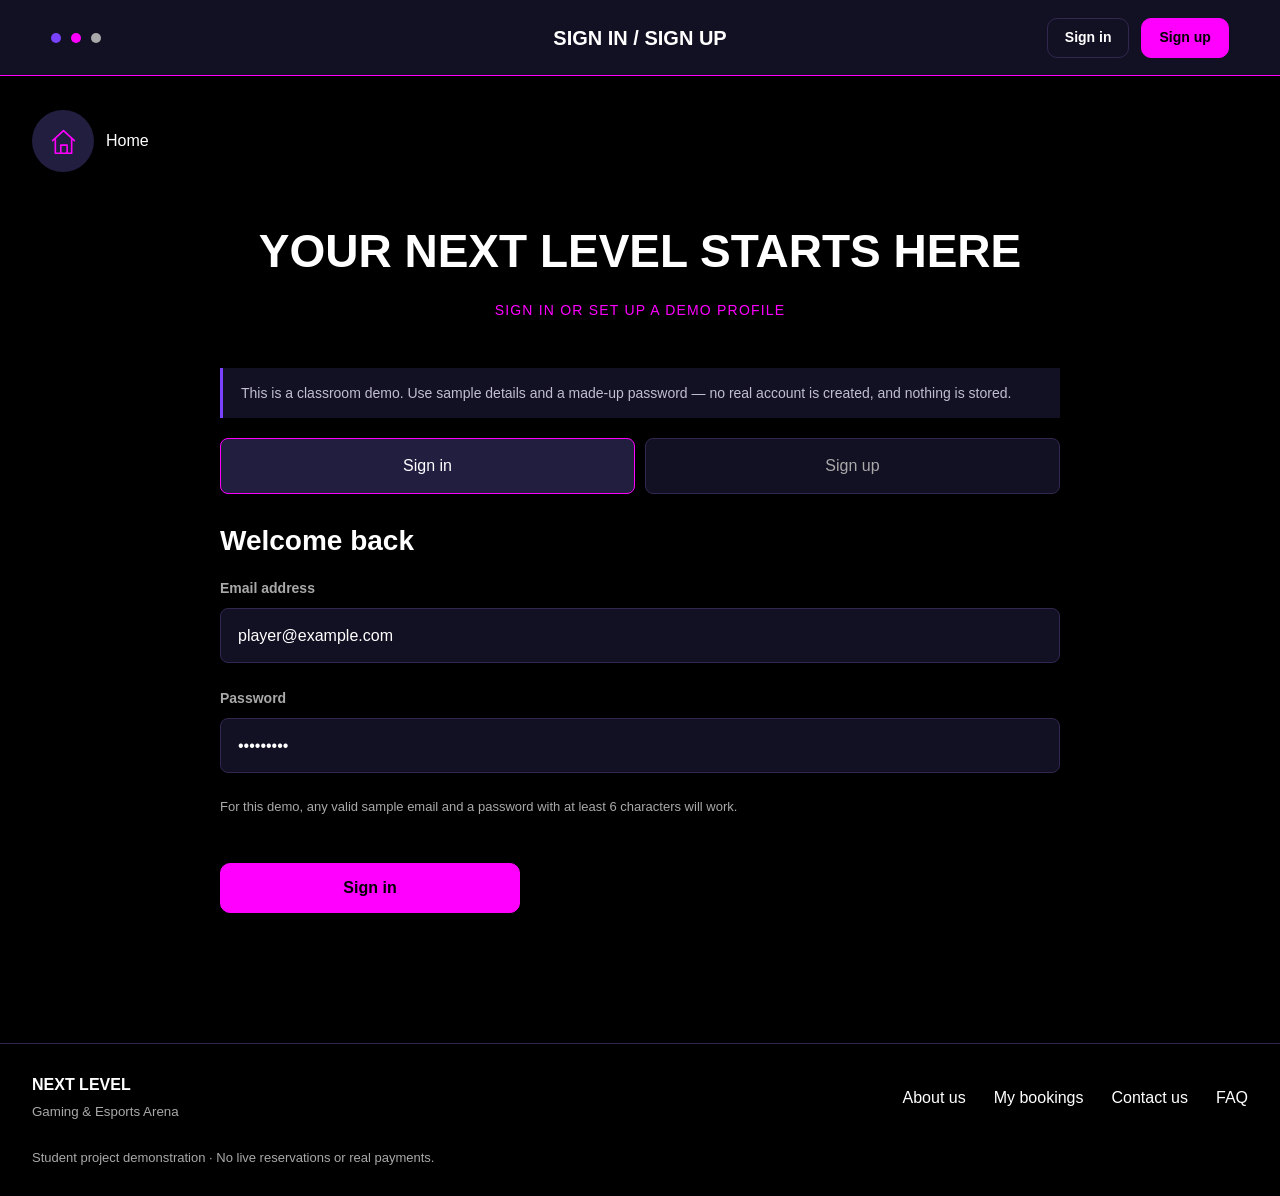
<file: home.html>
<!doctype html>
<html lang="en">
  <head>
    <meta charset="utf-8">
    <meta name="viewport" content="width=device-width,initial-scale=1">
    <meta
      name="description"
      content="Next Level Gaming and Esports Arena in Johannesburg. Browse packages and calculate a booking quotation."
    >
    <meta name="theme-color" content="#000000">

    <title>Homepage | Next Level</title>

    <link rel="icon" href="assets/images/logo.jpg">
    <link rel="stylesheet" href="assets/css/style.css">

    <script src="assets/js/data.js" defer></script>
    <script src="assets/js/app.js" defer></script>
  </head>

  <body data-page="home" data-protected="true">
    <a class="skip" href="#main">Skip to content</a>

    <header class="topbar">
      <a href="index.html" aria-label="Next Level overview" class="dots">
        <i></i><i></i><i></i>
      </a>

      <div class="page-label">Homepage</div>

      <div class="top-actions" id="account-nav">
        <a class="btn small" href="account.html#signin">Sign in</a>
        <a class="btn primary small" href="account.html#signup">Sign up</a>
      </div>
    </header>

    <noscript>
      <div class="noscript">Enable JavaScript for the demo account, booking forms and calculator. You can still browse the information pages.</div>
    </noscript>

    <main id="main" class="page">
      <section class="logo-banner">
        <img class="" src="assets/images/logo.jpg" alt="Next Level hooded gamer logo">

        <div>
          <h1>NEXT LEVEL</h1>
          <h2>GAMING &amp; ESPORTS ARENA</h2>
          <p>Johannesburg’s gaming space for play, competition, and good vibes.</p>
          <p id="welcome" class="status"></p>
        </div>
      </section>

      <nav class="home-nav" aria-label="Main destinations">
        <a href="index.html">
          <span class="circle">
            <svg class="icon" viewBox="0 0 32 32" aria-hidden="true">
              <path d="M16 14 V26 M16 7 V9"/>
            </svg>
          </span>
          <h3>Overview</h3>
          <p>Our mission and goals</p>
        </a>

        <a href="about.html">
          <span class="circle">
            <svg class="icon" viewBox="0 0 32 32" aria-hidden="true">
              <path d="M16 14 V26 M16 7 V9"/>
            </svg>
          </span>
          <h3>About us</h3>
          <p>Who we are</p>
        </a>

        <a href="booking.html">
          <span class="circle">
            <svg class="icon" viewBox="0 0 32 32" aria-hidden="true">
              <path d="M4 5 H14 L16 7 L18 5 H28 V27 H18 L16 29 L14 27 H4 Z M16 7 V29"/>
            </svg>
          </span>
          <h3>Book</h3>
          <p>Plan your visit</p>
        </a>

        <a href="venues.html">
          <span class="circle">
            <svg class="icon" viewBox="0 0 32 32" aria-hidden="true">
              <path d="M16 29 C8 20 4 15 5 10 C8 -1 25 -1 27 10 C28 16 22 23 16 29 M20 11 A4 4 0 1 1 12 11 A4 4 0 1 1 20 11"/>
            </svg>
          </span>
          <h3>Venues</h3>
          <p>Explore our arena</p>
        </a>
      </nav>

      <a href="plans.html" class="plans-link">
        <span class="circle">
          <svg class="icon" viewBox="0 0 32 32" aria-hidden="true">
            <path d="M4 5 H14 L16 7 L18 5 H28 V27 H18 L16 29 L14 27 H4 Z M16 7 V29"/>
          </svg>
        </span>
        <h2>Plans &amp; experiences</h2>
        <p>Gaming packages / Individual experiences</p>
      </a>

      <section class="venue-feature">
        <img
          class="photo"
          src="assets/images/arena.png"
          alt="Illustration of an esports arena with purple lighting"
        >

        <div>
          <h2>YOUR JOHANNESBURG ARENA</h2>
          <p>From high-performance gear to organised esports events and group outings, there’s something here for casual players and serious competitors alike.</p>
          <a class="btn " href="venues.html">Explore venues</a>
        </div>
      </section>

      <div class="bottom-links">
        <a href="contact.html">
          <span class="circle">
            <svg class="icon" viewBox="0 0 32 32" aria-hidden="true">
              <path d="M3 6 H29 V26 H3 Z M3 7 L16 18 L29 7"/>
            </svg>
          </span>Contact us
        </a>

        <a href="faq.html">
          <span class="circle">
            <svg class="icon" viewBox="0 0 32 32" aria-hidden="true">
              <path d="M16 14 V26 M16 7 V9"/>
            </svg>
          </span>FAQ
        </a>
      </div>
    </main>

    <footer class="footer">
      <a href="index.html">
        <strong>NEXT LEVEL</strong><small>Gaming &amp; Esports Arena</small>
      </a>

      <nav aria-label="Footer navigation">
        <a href="about.html">About us</a>
        <a href="my-bookings.html">My bookings</a>
        <a href="contact.html">Contact us</a>
        <a href="faq.html">FAQ</a>
      </nav>

      <p class="footer-note">Student project demonstration · No live reservations or real payments.</p>
    </footer>
  </body>
</html>
</file>
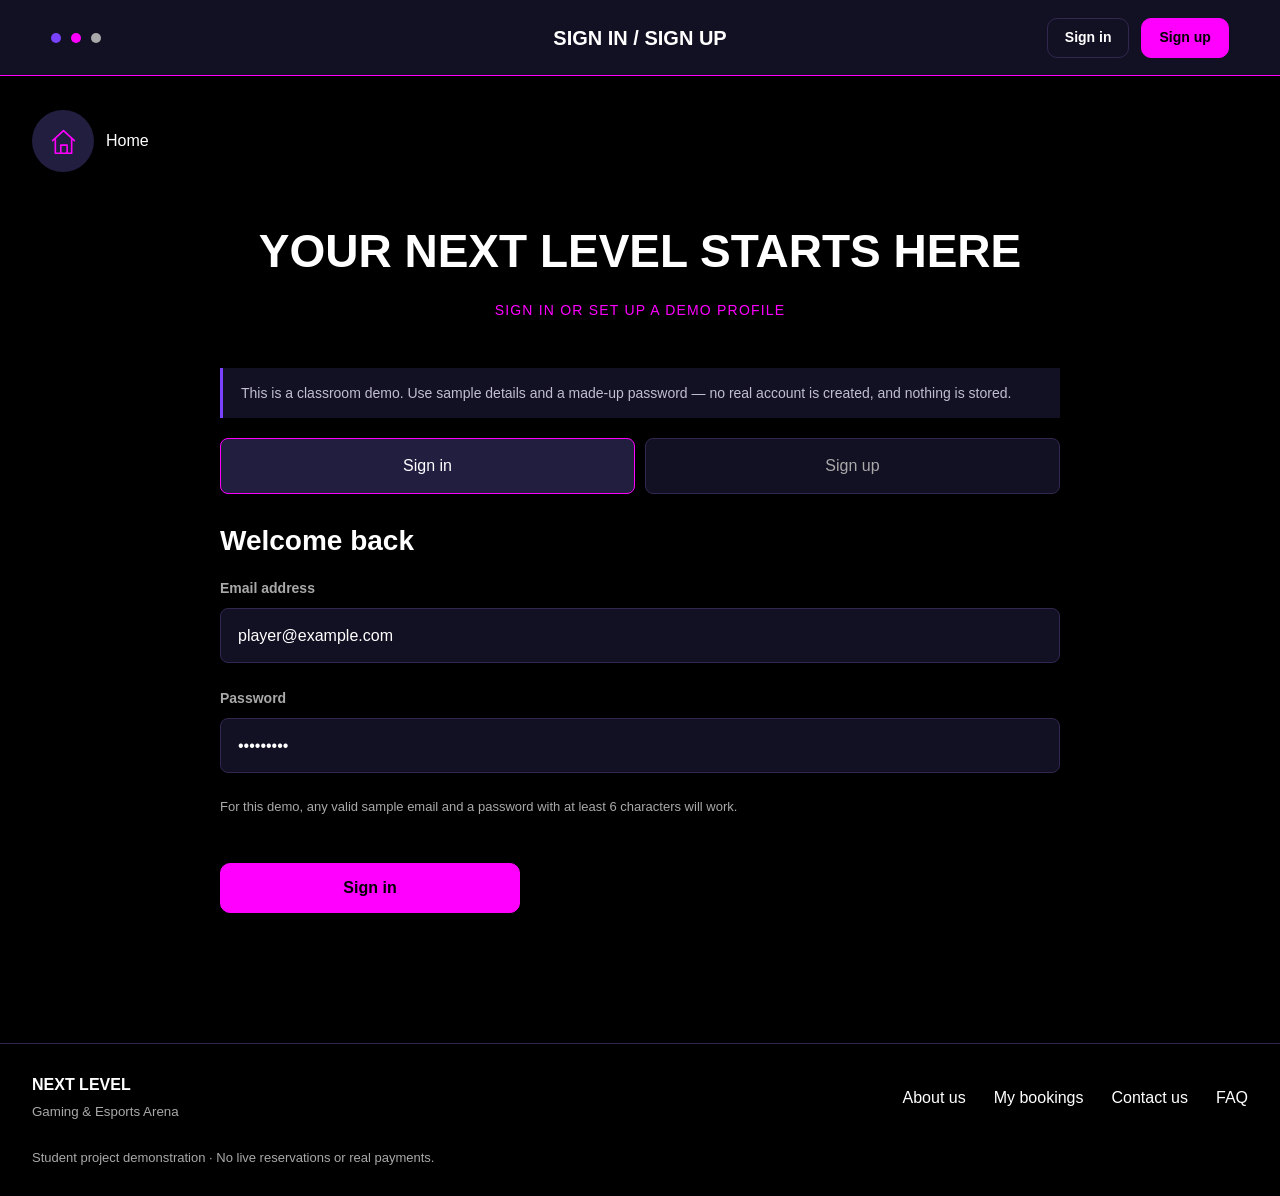
<file: my-bookings.html>
<!doctype html>
<html lang="en">
  <head>
    <meta charset="utf-8">
    <meta name="viewport" content="width=device-width,initial-scale=1">
    <meta
      name="description"
      content="Next Level Gaming and Esports Arena in Johannesburg. Browse packages and calculate a booking quotation."
    >
    <meta name="theme-color" content="#000000">

    <title>My bookings | Next Level</title>

    <link rel="icon" href="assets/images/logo.jpg">
    <link rel="stylesheet" href="assets/css/style.css">

    <script src="assets/js/data.js" defer></script>
    <script src="assets/js/app.js" defer></script>
  </head>

  <body data-page="my-bookings" data-protected="true">
    <a class="skip" href="#main">Skip to content</a>

    <header class="topbar">
      <a href="index.html" aria-label="Next Level overview" class="dots">
        <i></i><i></i><i></i>
      </a>

      <div class="page-label">My bookings</div>

      <div class="top-actions" id="account-nav">
        <a class="btn small" href="account.html#signin">Sign in</a>
        <a class="btn primary small" href="account.html#signup">Sign up</a>
      </div>
    </header>

    <noscript>
      <div class="noscript">Enable JavaScript for the demo account, booking forms and calculator. You can still browse the information pages.</div>
    </noscript>

    <main id="main" class="page">
      <a class="back" href="home.html">
        <span class="circle">
          <svg class="icon" viewBox="0 0 32 32" aria-hidden="true">
            <path d="M4 15 L16 4 L28 15 M7 13 V29 H25 V13 M13 29 V20 H20 V29"/>
          </svg>
        </span>
        <span>Home</span>
      </a>

      <div class="heading">
        <h1>MY BOOKINGS</h1>
        <p class="eyebrow">Your requests and demo payment history</p>
      </div>

      <p class="help">Your booking history is kept only in this browser tab for the demo. Nothing is sent anywhere, and closing the tab may clear the session.</p>

      <div id="booking-history">
        <div class="empty">
          <h2>Your next game awaits</h2>
          <p>You haven’t made any demo bookings yet.</p>
          <a class="btn primary" href="booking.html">Book a session</a>
        </div>
      </div>
    </main>

    <footer class="footer">
      <a href="index.html">
        <strong>NEXT LEVEL</strong><small>Gaming &amp; Esports Arena</small>
      </a>

      <nav aria-label="Footer navigation">
        <a href="about.html">About us</a>
        <a href="my-bookings.html">My bookings</a>
        <a href="contact.html">Contact us</a>
        <a href="faq.html">FAQ</a>
      </nav>

      <p class="footer-note">Student project demonstration · No live reservations or real payments.</p>
    </footer>
  </body>
</html>
</file>
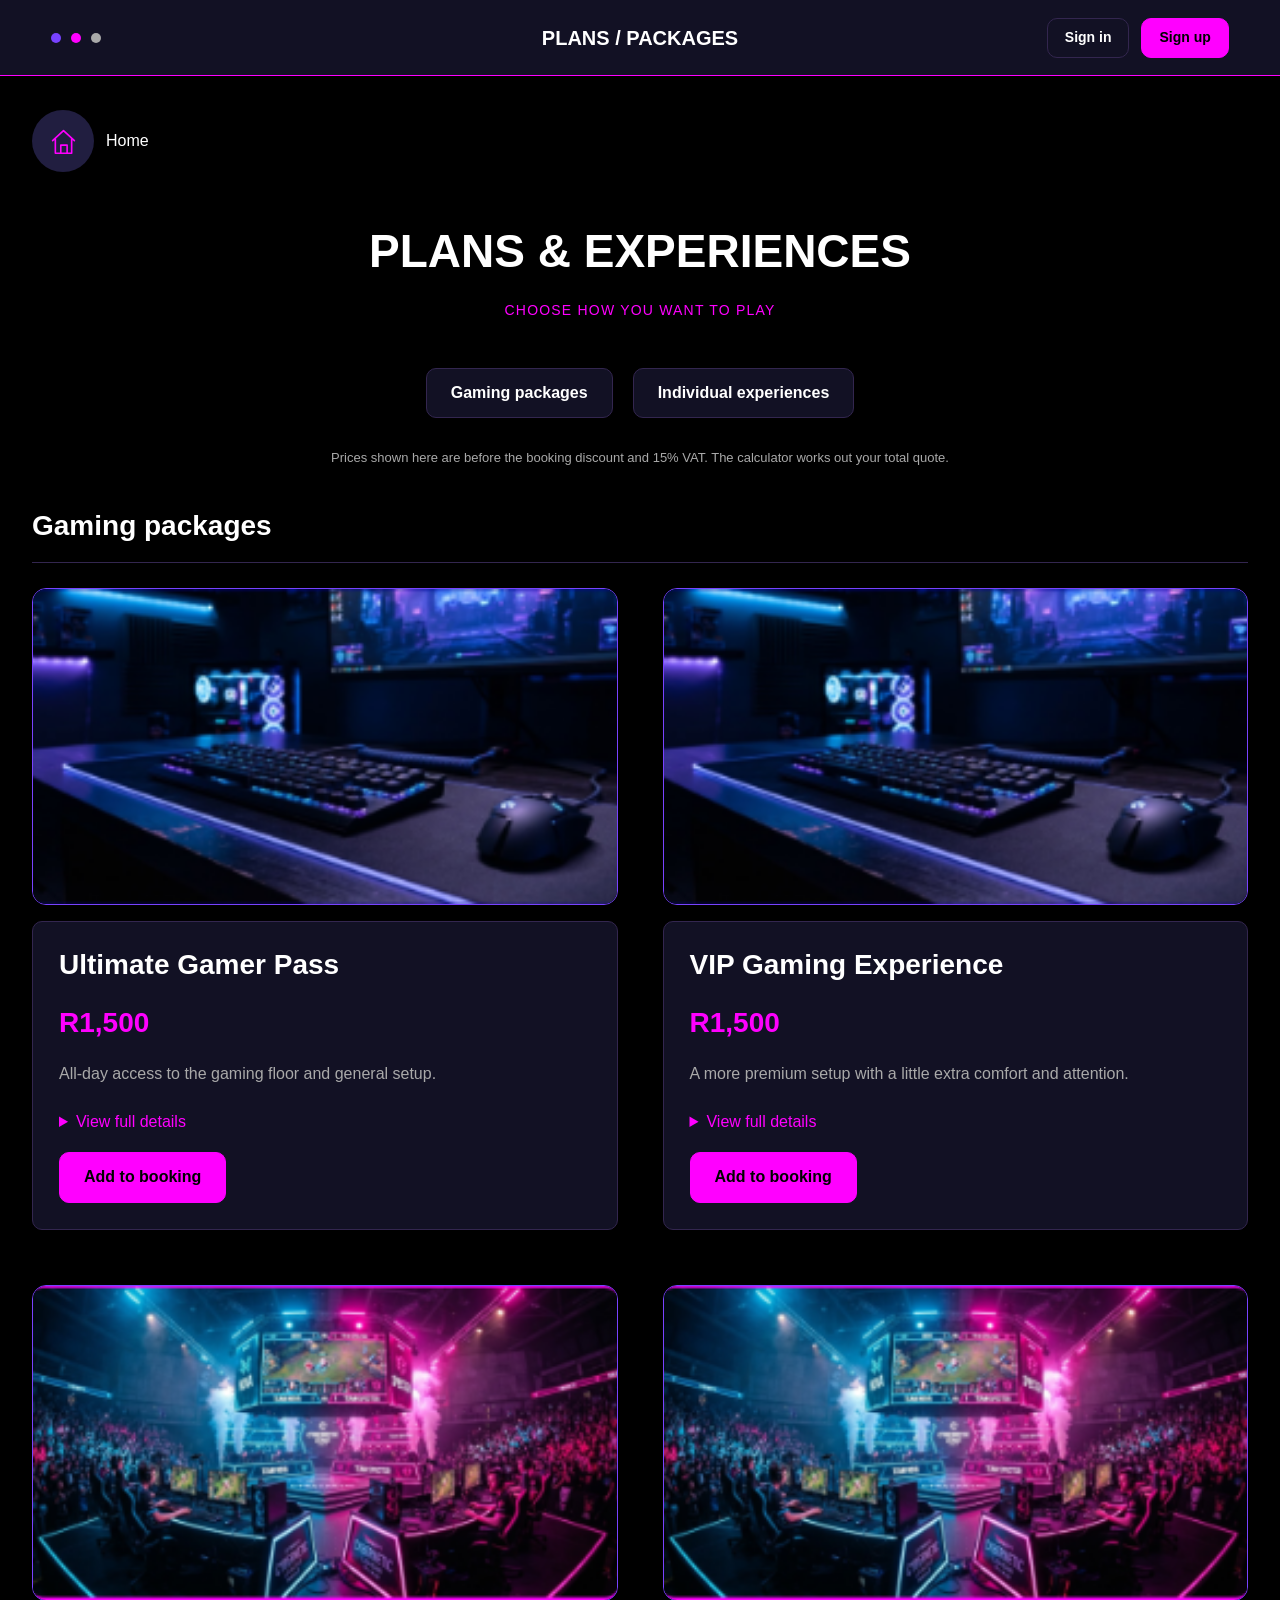
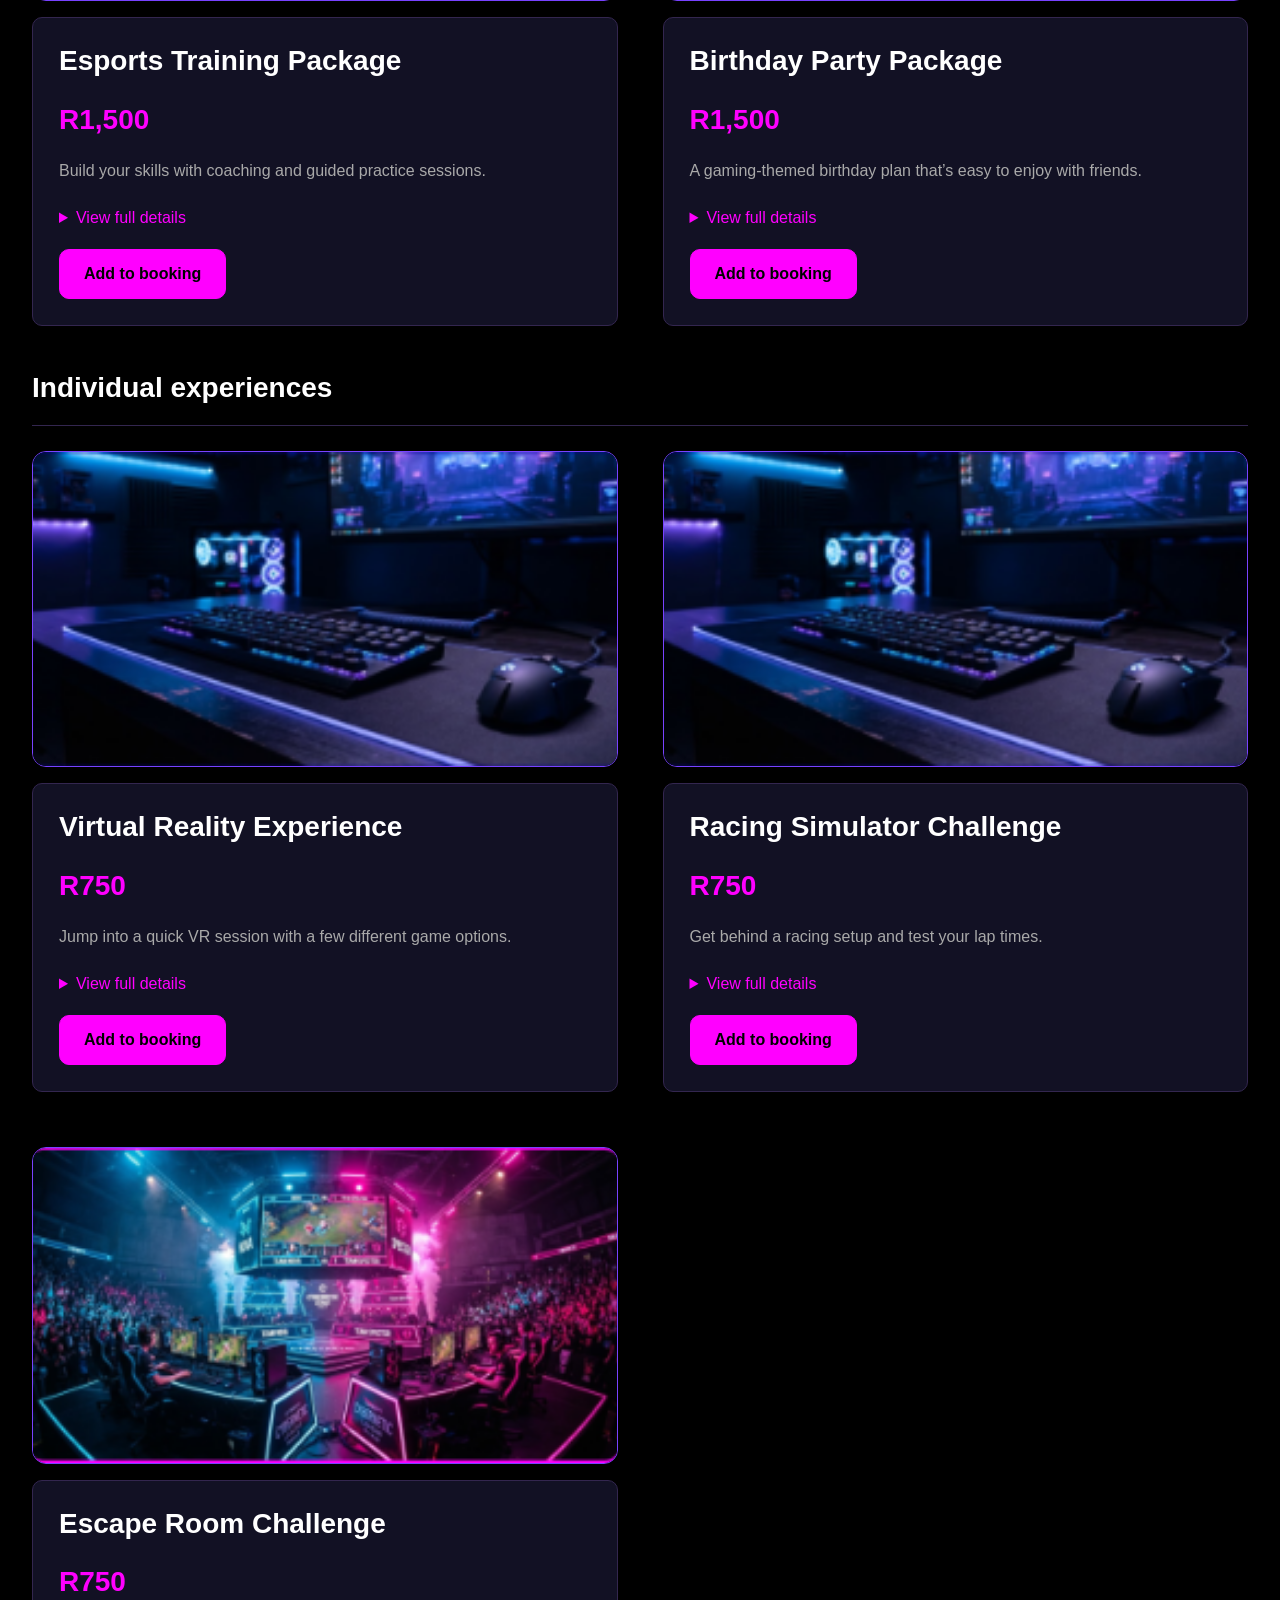
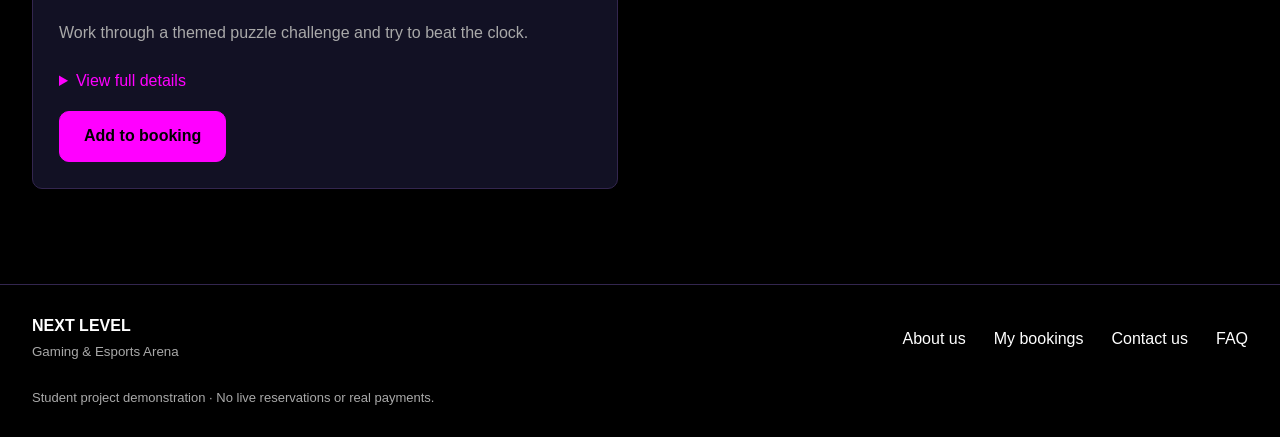
<file: plans.html>
<!doctype html>
<html lang="en">
  <head>
    <meta charset="utf-8">
    <meta name="viewport" content="width=device-width,initial-scale=1">
    <meta
      name="description"
      content="Next Level Gaming and Esports Arena in Johannesburg. Browse packages and calculate a booking quotation."
    >
    <meta name="theme-color" content="#000000">

    <title>Plans / Packages | Next Level</title>

    <link rel="icon" href="assets/images/logo.jpg">
    <link rel="stylesheet" href="assets/css/style.css">

    <script src="assets/js/data.js" defer></script>
    <script src="assets/js/app.js" defer></script>
  </head>

  <body data-page="plans" data-protected="false">
    <a class="skip" href="#main">Skip to content</a>

    <header class="topbar">
      <a href="index.html" aria-label="Next Level overview" class="dots">
        <i></i><i></i><i></i>
      </a>

      <div class="page-label">Plans / Packages</div>

      <div class="top-actions" id="account-nav">
        <a class="btn small" href="account.html#signin">Sign in</a>
        <a class="btn primary small" href="account.html#signup">Sign up</a>
      </div>
    </header>

    <noscript>
      <div class="noscript">Enable JavaScript for the demo account, booking forms and calculator. You can still browse the information pages.</div>
    </noscript>

    <main id="main" class="page">
      <a class="back" href="home.html">
        <span class="circle">
          <svg class="icon" viewBox="0 0 32 32" aria-hidden="true">
            <path d="M4 15 L16 4 L28 15 M7 13 V29 H25 V13 M13 29 V20 H20 V29"/>
          </svg>
        </span>
        <span>Home</span>
      </a>

      <div class="heading">
        <h1>PLANS &amp; EXPERIENCES</h1>
        <p class="eyebrow">Choose how you want to play</p>
      </div>

      <nav class="catalogue-switch" aria-label="Package categories">
        <a class="btn " href="#packages">Gaming packages</a>
        <a class="btn " href="#experiences">Individual experiences</a>
      </nav>

      <p class="help center">Prices shown here are before the booking discount and 15% VAT. The calculator works out your total quote.</p>

      <section id="packages">
        <h2 class="catalogue-title">Gaming packages</h2>

        <div class="gallery">
          <article id="ultimate">
            <img
              class="photo"
              src="assets/images/pc.png"
              alt="Gaming equipment and arena concept imagery"
            >

            <div class="card-body">
              <h2>Ultimate Gamer Pass</h2>
              <p class="price">R1,500</p>
              <p>All-day access to the gaming floor and general setup.</p>

              <details>
                <summary>View full details</summary>
                <h3>What’s included</h3>
                <ul>
                  <li>PC gaming</li>
                  <li>Console gaming</li>
                  <li>High-speed internet</li>
                  <li>Snack voucher</li>
                  <li>Tournament entry</li>
                </ul>
              </details>

              <a class="btn primary" href="booking.html?item=ultimate">Add to booking</a>
            </div>
          </article>

          <article id="vip">
            <img
              class="photo"
              src="assets/images/pc.png"
              alt="Gaming equipment and arena concept imagery"
            >

            <div class="card-body">
              <h2>VIP Gaming Experience</h2>
              <p class="price">R1,500</p>
              <p>A more premium setup with a little extra comfort and attention.</p>

              <details>
                <summary>View full details</summary>
                <h3>What’s included</h3>
                <ul>
                  <li>Private gaming booth</li>
                  <li>Premium gaming equipment</li>
                  <li>Food and drinks</li>
                  <li>Priority booking</li>
                  <li>Personal gaming assistant</li>
                </ul>
              </details>

              <a class="btn primary" href="booking.html?item=vip">Add to booking</a>
            </div>
          </article>

          <article id="training">
            <img
              class="photo"
              src="assets/images/arena.png"
              alt="Gaming equipment and arena concept imagery"
            >

            <div class="card-body">
              <h2>Esports Training Package</h2>
              <p class="price">R1,500</p>
              <p>Build your skills with coaching and guided practice sessions.</p>

              <details>
                <summary>View full details</summary>
                <h3>What’s included</h3>
                <ul>
                  <li>Strategy coaching</li>
                  <li>Team communication</li>
                  <li>Match analysis</li>
                  <li>Practice sessions</li>
                  <li>Performance feedback</li>
                </ul>
              </details>

              <a class="btn primary" href="booking.html?item=training">Add to booking</a>
            </div>
          </article>

          <article id="birthday">
            <img
              class="photo"
              src="assets/images/arena.png"
              alt="Gaming equipment and arena concept imagery"
            >

            <div class="card-body">
              <h2>Birthday Party Package</h2>
              <p class="price">R1,500</p>
              <p>A gaming-themed birthday plan that’s easy to enjoy with friends.</p>

              <details>
                <summary>View full details</summary>
                <h3>What’s included</h3>
                <ul>
                  <li>Reserved gaming area</li>
                  <li>Multiplayer competitions</li>
                  <li>Party decorations</li>
                  <li>Catering</li>
                  <li>Tournament prizes</li>
                </ul>
              </details>

              <a class="btn primary" href="booking.html?item=birthday">Add to booking</a>
            </div>
          </article>
        </div>
      </section>

      <section id="experiences">
        <h2 class="catalogue-title">Individual experiences</h2>

        <div class="gallery">
          <article id="vr">
            <img
              class="photo"
              src="assets/images/pc.png"
              alt="Gaming equipment and arena concept imagery"
            >

            <div class="card-body">
              <h2>Virtual Reality Experience</h2>
              <p class="price">R750</p>
              <p>Jump into a quick VR session with a few different game options.</p>

              <details>
                <summary>View full details</summary>
                <h3>What’s included</h3>
                <ul>
                  <li>VR headset</li>
                  <li>Choice of games</li>
                  <li>Staff assistance</li>
                </ul>
              </details>

              <a class="btn primary" href="booking.html?item=vr">Add to booking</a>
            </div>
          </article>

          <article id="racing">
            <img
              class="photo"
              src="assets/images/pc.png"
              alt="Gaming equipment and arena concept imagery"
            >

            <div class="card-body">
              <h2>Racing Simulator Challenge</h2>
              <p class="price">R750</p>
              <p>Get behind a racing setup and test your lap times.</p>

              <details>
                <summary>View full details</summary>
                <h3>What’s included</h3>
                <ul>
                  <li>Racing simulator</li>
                  <li>Choice of tracks</li>
                  <li>Leaderboard competition</li>
                </ul>
              </details>

              <a class="btn primary" href="booking.html?item=racing">Add to booking</a>
            </div>
          </article>

          <article id="escape">
            <img
              class="photo"
              src="assets/images/arena.png"
              alt="Gaming equipment and arena concept imagery"
            >

            <div class="card-body">
              <h2>Escape Room Challenge</h2>
              <p class="price">R750</p>
              <p>Work through a themed puzzle challenge and try to beat the clock.</p>

              <details>
                <summary>View full details</summary>
                <h3>What’s included</h3>
                <ul>
                  <li>Team challenge</li>
                  <li>Themed escape room</li>
                  <li>Digital scorecard</li>
                </ul>
              </details>

              <a class="btn primary" href="booking.html?item=escape">Add to booking</a>
            </div>
          </article>
        </div>
      </section>
    </main>

    <footer class="footer">
      <a href="index.html">
        <strong>NEXT LEVEL</strong><small>Gaming &amp; Esports Arena</small>
      </a>

      <nav aria-label="Footer navigation">
        <a href="about.html">About us</a>
        <a href="my-bookings.html">My bookings</a>
        <a href="contact.html">Contact us</a>
        <a href="faq.html">FAQ</a>
      </nav>

      <p class="footer-note">Student project demonstration · No live reservations or real payments.</p>
    </footer>
  </body>
</html>
</file>
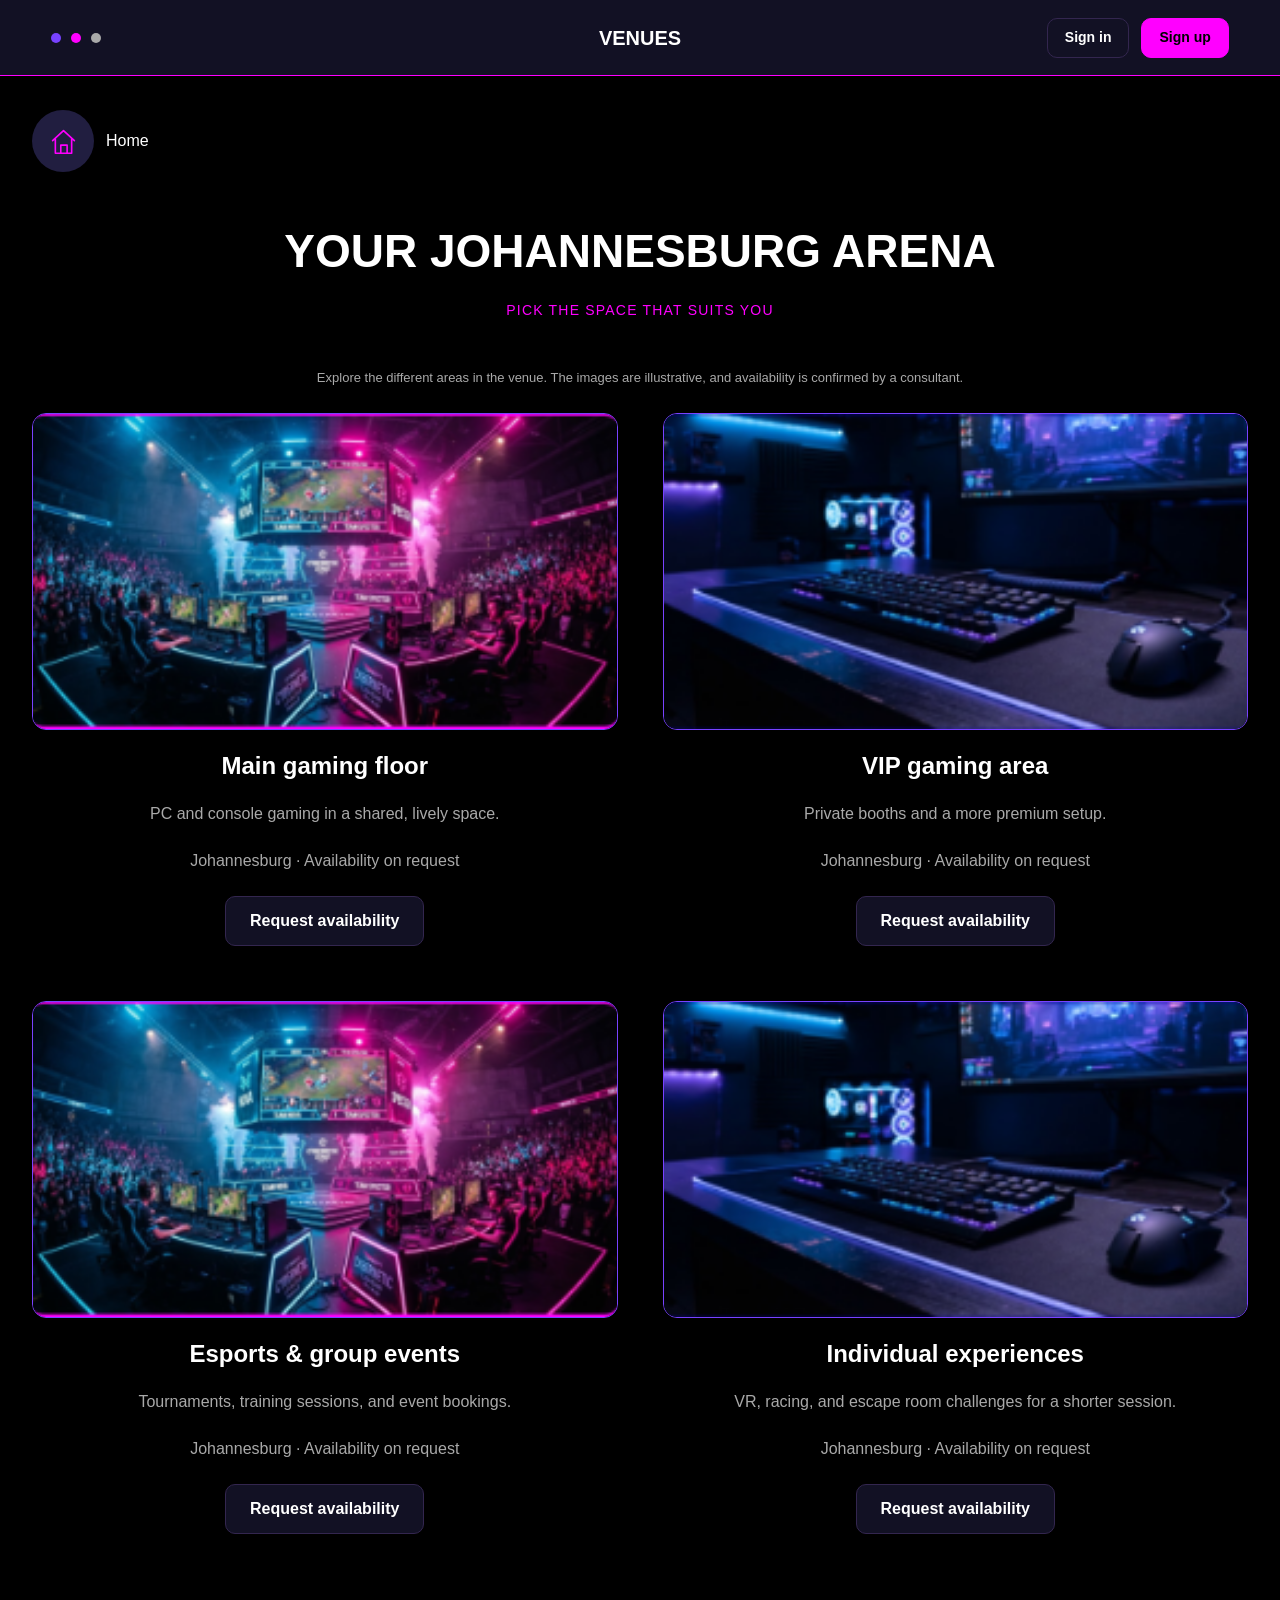
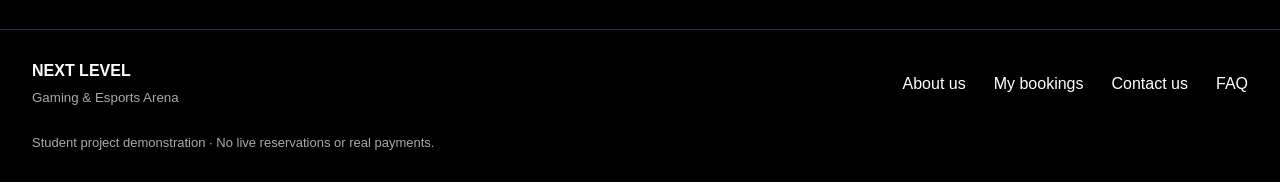
<file: venues.html>
<!doctype html>
<html lang="en">
  <head>
    <meta charset="utf-8">
    <meta name="viewport" content="width=device-width,initial-scale=1">
    <meta
      name="description"
      content="Next Level Gaming and Esports Arena in Johannesburg. Browse packages and calculate a booking quotation."
    >
    <meta name="theme-color" content="#000000">

    <title>Venues | Next Level</title>

    <link rel="icon" href="assets/images/logo.jpg">
    <link rel="stylesheet" href="assets/css/style.css">

    <script src="assets/js/data.js" defer></script>
    <script src="assets/js/app.js" defer></script>
  </head>

  <body data-page="venues" data-protected="false">
    <a class="skip" href="#main">Skip to content</a>

    <header class="topbar">
      <a href="index.html" aria-label="Next Level overview" class="dots">
        <i></i><i></i><i></i>
      </a>

      <div class="page-label">Venues</div>

      <div class="top-actions" id="account-nav">
        <a class="btn small" href="account.html#signin">Sign in</a>
        <a class="btn primary small" href="account.html#signup">Sign up</a>
      </div>
    </header>

    <noscript>
      <div class="noscript">Enable JavaScript for the demo account, booking forms and calculator. You can still browse the information pages.</div>
    </noscript>

    <main id="main" class="page">
      <a class="back" href="home.html">
        <span class="circle">
          <svg class="icon" viewBox="0 0 32 32" aria-hidden="true">
            <path d="M4 15 L16 4 L28 15 M7 13 V29 H25 V13 M13 29 V20 H20 V29"/>
          </svg>
        </span>
        <span>Home</span>
      </a>

      <div class="heading">
        <h1>YOUR JOHANNESBURG ARENA</h1>
        <p class="eyebrow">Pick the space that suits you</p>
      </div>

      <p class="help center">Explore the different areas in the venue. The images are illustrative, and availability is confirmed by a consultant.</p>

      <div class="gallery">
        <article class="venue-card">
          <img class="photo" src="assets/images/arena.png" alt="Arena concept imagery">
          <h2>Main gaming floor</h2>
          <p>PC and console gaming in a shared, lively space.</p>
          <p>Johannesburg · Availability on request</p>
          <a class="btn " href="booking.html?area=0">Request availability</a>
        </article>

        <article class="venue-card">
          <img class="photo" src="assets/images/pc.png" alt="Arena concept imagery">
          <h2>VIP gaming area</h2>
          <p>Private booths and a more premium setup.</p>
          <p>Johannesburg · Availability on request</p>
          <a class="btn " href="booking.html?area=1">Request availability</a>
        </article>

        <article class="venue-card">
          <img class="photo" src="assets/images/arena.png" alt="Arena concept imagery">
          <h2>Esports &amp; group events</h2>
          <p>Tournaments, training sessions, and event bookings.</p>
          <p>Johannesburg · Availability on request</p>
          <a class="btn " href="booking.html?area=2">Request availability</a>
        </article>

        <article class="venue-card">
          <img class="photo" src="assets/images/pc.png" alt="Arena concept imagery">
          <h2>Individual experiences</h2>
          <p>VR, racing, and escape room challenges for a shorter session.</p>
          <p>Johannesburg · Availability on request</p>
          <a class="btn " href="booking.html?area=3">Request availability</a>
        </article>
      </div>
    </main>

    <footer class="footer">
      <a href="index.html">
        <strong>NEXT LEVEL</strong><small>Gaming &amp; Esports Arena</small>
      </a>

      <nav aria-label="Footer navigation">
        <a href="about.html">About us</a>
        <a href="my-bookings.html">My bookings</a>
        <a href="contact.html">Contact us</a>
        <a href="faq.html">FAQ</a>
      </nav>

      <p class="footer-note">Student project demonstration · No live reservations or real payments.</p>
    </footer>
  </body>
</html>
</file>
<file: assets/css/style.css>
/* Next Level: the shared theme for all twelve website pages. */
:root{color-scheme:dark;--black:#000;--panel:#121124;--raised:#211e40;--line:#33264f;--grey:#a9a9a9;--white:#fff;--magenta:#f0f;--purple:#7842ff;--error:#ff8ea8}*{box-sizing:border-box}body{margin:0;background:var(--black);color:var(--white);font:16px/1.6 Arial,Helvetica,sans-serif}a{color:inherit;text-decoration:none}button,input,select,textarea{font:inherit}button,a,input,select,summary{touch-action:manipulation}button,summary{cursor:pointer}button:disabled{opacity:.45;cursor:not-allowed}a:focus-visible,button:focus-visible,input:focus-visible,select:focus-visible,textarea:focus-visible,summary:focus-visible{outline:3px solid var(--magenta);outline-offset:4px}img{display:block;max-width:100%}h1,h2,h3{line-height:1.2;margin:0 0 20px}h1{font-size:clamp(28px,3.6vw,46px)}h2{font-size:28px}h3{font-size:22px}p{color:var(--grey);margin:0 0 22px}ul{padding-left:22px;color:var(--grey)}.skip{position:absolute;left:10px;top:-90px;z-index:100;background:var(--magenta);color:black;padding:12px}.skip:focus{top:5px}.topbar{min-height:76px;padding:15px 4%;background:var(--panel);border-bottom:1px solid var(--magenta);display:grid;grid-template-columns:1fr auto 1fr;align-items:center;gap:20px}.dots{display:flex;gap:10px}.dots i{height:10px;width:10px;border-radius:50%;background:var(--purple)}.dots i:nth-child(2){background:var(--magenta)}.dots i:nth-child(3){background:var(--grey)}.page-label{font-size:20px;font-weight:bold;text-transform:uppercase;text-align:center}.top-actions{display:flex;justify-content:flex-end;align-items:center;gap:12px}.btn{display:inline-flex;align-items:center;justify-content:center;gap:10px;border:1px solid var(--line);border-radius:10px;padding:13px 24px;background:var(--panel);color:white;font-weight:bold;text-align:center;line-height:1.4;min-height:48px}.btn:hover{border-color:var(--magenta);background:var(--raised)}.primary{background:var(--magenta);color:#000;border-color:var(--magenta)}.primary:hover{background:#ff6aff;color:black}.small{font-size:14px;padding:9px 17px;min-height:40px}.text-link{color:var(--magenta);text-decoration:underline;text-underline-offset:4px}.page{max-width:1280px;margin:auto;padding:34px 32px 70px;min-height:70vh}.back{display:inline-flex;align-items:center;gap:12px;margin:0 0 32px}.circle{display:inline-grid;place-items:center;width:62px;height:62px;border-radius:50%;background:var(--raised);color:var(--magenta)}.icon{width:29px;height:29px;fill:none;stroke:currentColor;stroke-width:1.8;stroke-linecap:round;stroke-linejoin:round;flex-shrink:0}.heading{text-align:center;margin:20px auto 46px;max-width:850px}.eyebrow{text-transform:uppercase;letter-spacing:1.2px;color:var(--magenta);font-size:14px}.hero{position:relative;height:340px;display:grid;place-items:center;overflow:hidden;border:1px solid var(--purple);border-radius:14px;margin:15px 0 56px}.hero>img{position:absolute;inset:0;width:100%;height:100%;object-fit:cover}.hero-content{position:relative;background:rgba(0,0,0,.89);border:1px solid var(--purple);border-radius:10px;text-align:center;padding:25px 42px;max-width:90%}.hero-content h1{font-size:48px;margin-bottom:5px}.hero-content .eyebrow{font-size:20px}.overview-copy{display:grid;grid-template-columns:1.7fr 1fr;gap:70px}.overview-copy h2{font-size:36px}.stack{display:grid;gap:18px}.panel{background:var(--panel);border:1px solid var(--line);border-radius:10px;padding:26px}.panel p:last-child{margin-bottom:0}.panel h3{margin-bottom:9px}.footer{max-width:1280px;margin:0 auto;padding:28px 32px;border-top:1px solid var(--line);display:flex;justify-content:space-between;gap:24px;flex-wrap:wrap}.footer strong{display:block}.footer small{color:var(--grey)}.footer nav{display:flex;align-items:center;gap:28px;flex-wrap:wrap}.footer-note{width:100%;font-size:13px;color:var(--grey);margin:0}.logo-banner{display:flex;align-items:center;gap:55px;background:var(--panel);border:1px solid var(--purple);padding:25px 45px;border-radius:14px;margin:15px 0 44px}.logo-banner img{width:220px;border-radius:14px}.logo-banner h1{font-size:60px;margin-bottom:10px}.logo-banner h2{color:var(--magenta);font-size:29px}.home-nav{display:grid;grid-template-columns:repeat(4,1fr);text-align:center;gap:24px;margin:45px 0}.home-nav a{padding:10px;border-radius:10px}.home-nav a:hover{background:var(--panel)}.home-nav .circle{width:78px;height:78px;margin-bottom:18px}.home-nav h3{margin-bottom:8px}.home-nav p{font-size:14px}.plans-link{display:block;text-align:center;border-top:1px solid var(--line);padding:36px 15px}.plans-link .circle{margin-bottom:20px}.venue-feature{display:grid;grid-template-columns:1fr 1.2fr;gap:55px;align-items:center;margin:30px 0 60px}.photo{width:100%;aspect-ratio:1.85;object-fit:cover;border:1px solid var(--purple);border-radius:14px}.bottom-links{display:flex;justify-content:space-between;gap:25px;padding:28px 5%}.bottom-links a{display:flex;align-items:center;gap:20px;font-size:23px;font-weight:bold}.about-logo{width:340px;height:240px;object-fit:cover;border-radius:45%;margin:-30px auto 35px;border:1px solid var(--purple)}.about-copy{max-width:980px;margin:auto}.about-copy section{margin:38px 0}.about-copy h2{font-size:21px;color:var(--magenta);text-transform:uppercase}.center{text-align:center}.wide-btn{min-width:300px;margin:25px auto}.auth-card{max-width:840px;margin:0 auto 35px}.tabs{display:flex;gap:10px;margin:0 0 30px}.tabs button{flex:1;background:var(--panel);border:1px solid var(--line);color:var(--grey);padding:14px;border-radius:8px}.tabs button[aria-selected=true]{background:var(--raised);border-color:var(--magenta);color:white}.field{margin-bottom:24px}label,.field-label{display:block;font-size:14px;color:var(--grey);font-weight:bold;margin-bottom:8px}input,select,textarea{display:block;width:100%;border:1px solid var(--line);background:var(--panel);color:white;border-radius:8px;padding:14px 17px;min-height:52px}input[aria-invalid=true],select[aria-invalid=true]{border-color:var(--error)}.help{font-size:13px;color:var(--grey);margin:8px 0 20px}.error{color:var(--error);font-size:14px;margin:5px 0 0}.notice{padding:14px 18px;border-left:3px solid var(--purple);background:var(--panel);color:#c2bdd1;font-size:14px;margin:20px 0}.form-grid{display:grid;grid-template-columns:1fr 1fr;gap:0 32px}.gallery{display:grid;grid-template-columns:1fr 1fr;gap:55px 45px;margin:25px 0}.gallery article{min-width:0}.gallery .photo{aspect-ratio:1.85}.card-body{background:var(--panel);border:1px solid var(--line);border-radius:10px;padding:26px;margin-top:16px}.price{font-size:28px;font-weight:bold;color:var(--magenta);margin-bottom:15px}.catalogue-switch{display:flex;gap:20px;justify-content:center;flex-wrap:wrap;margin-bottom:30px}.catalogue-title{border-bottom:1px solid var(--line);padding:20px 0;scroll-margin-top:20px}.gallery details{margin:18px 0}.gallery summary{color:var(--magenta)}.venue-card{text-align:center}.venue-card h2{font-size:24px;margin-top:22px}.booking-form{max-width:1000px;margin:auto}.booking-form .field{margin:34px 0}.booking-form select{min-height:68px}.fee-heading{display:grid;grid-template-columns:1fr 1fr 1fr;align-items:start}.fee-heading img{width:98px;border-radius:12px}.fee-heading .back{justify-self:center;white-space:nowrap}.fee-form{margin:30px 0}.selection-list{padding:0;border:0;margin:15px 0 25px}.selection-list legend{font-size:22px;font-weight:bold;margin-bottom:20px}.choice{display:flex;align-items:center;gap:16px;background:var(--panel);border:1px solid var(--line);border-radius:8px;padding:14px 18px;margin-bottom:10px;color:white;font-size:16px;font-weight:normal}.choice input{width:22px;min-height:22px;height:22px;padding:0;accent-color:var(--magenta);flex:0 0 22px}.choice .item-price{color:var(--magenta);font-weight:bold;margin-left:auto;white-space:nowrap}.discounts{display:grid;grid-template-columns:repeat(4,1fr);background:var(--raised);border-radius:10px;margin:35px 0;overflow:hidden}.discounts div{padding:20px}.discounts .selected{box-shadow:inset 0 -3px var(--magenta)}.discounts small{display:block;color:var(--grey)}.table-wrap{overflow-x:auto;margin:25px 0}table{border-collapse:collapse;width:100%;background:var(--panel)}th,td{text-align:left;padding:17px 22px;border-bottom:1px solid var(--line)}th{background:var(--raised)}th:last-child,td:last-child{text-align:right;white-space:nowrap}.total th,.total td{background:var(--raised);font-weight:bold}.total td{color:var(--magenta);font-size:23px}.checkout-actions{display:flex;justify-content:center;gap:18px;flex-wrap:wrap}.confirmation{max-width:760px;margin:75px auto;text-align:center}.confirmation .circle{width:95px;height:95px;margin-bottom:35px}.confirmation h1{margin-bottom:20px}.return-panel{margin:70px auto 20px;background:var(--panel);border:1px solid var(--line);padding:45px;border-radius:15px}.return-panel .circle{display:grid;margin:0 auto 24px}.booking-list{display:grid;grid-template-columns:1fr 1fr;gap:30px;margin:25px 0}.record{background:var(--panel);border:1px solid var(--line);padding:28px;border-radius:10px}.record dl{margin-bottom:0}.record dl div{display:flex;justify-content:space-between;gap:24px;border-bottom:1px solid var(--line);padding:14px 0}.record dt{color:var(--grey)}.record dd{text-align:right;margin:0;overflow-wrap:anywhere}.empty{text-align:center;padding:70px 25px;background:var(--panel);border-radius:10px}.contact-layout{display:grid;grid-template-columns:280px 1fr;min-height:1000px;max-width:1280px;margin:auto}.contact-rail{background:var(--raised);padding:38px 30px}.contact-rail h2{margin-top:110px}.contact-content{padding:45px 65px}.contact-detail{margin:32px 0}.contact-detail h2{color:var(--magenta);font-size:16px}.map-placeholder{border:1px solid var(--purple);background:var(--panel);padding:70px 30px;text-align:center;border-radius:12px;margin:35px 0}.map-placeholder .icon{color:var(--magenta);height:56px;width:56px;margin-bottom:18px}.faq{max-width:980px;margin:auto}.faq details{border-bottom:1px solid var(--line);padding:24px 0}.faq summary{font-size:22px;font-weight:bold}.faq details p{margin:20px 0 0}.status{color:var(--magenta);font-size:14px}.no-margin{margin:0}.noscript{display:block;background:#30203d;padding:20px;text-align:center} [hidden]{display:none!important}@media(max-width:850px){.topbar{grid-template-columns:1fr auto}.page-label{grid-column:1/-1;grid-row:2}.top-actions{grid-column:2;grid-row:1}.overview-copy{gap:30px}.logo-banner{gap:25px;padding:25px}.logo-banner img{width:150px}.logo-banner h1{font-size:42px}.logo-banner h2{font-size:22px}.gallery{gap:30px}.venue-feature{gap:30px}.contact-layout{grid-template-columns:220px 1fr}.contact-content{padding:30px}.record dl div{display:block}.record dd{text-align:left;margin-top:8px}}@media(max-width:600px){.page{padding:25px 20px 45px}.topbar{padding-inline:20px}.hero{height:310px}.hero-content{padding:24px 18px}.hero-content h1{font-size:38px}.hero-content .eyebrow{font-size:16px}.overview-copy,.venue-feature,.gallery,.booking-list,.form-grid{grid-template-columns:1fr}.logo-banner{flex-direction:column;text-align:center}.logo-banner img{width:170px}.logo-banner h1{font-size:42px}.home-nav{grid-template-columns:1fr 1fr;gap:15px}.home-nav h3{font-size:21px}.bottom-links{padding:10px 0;gap:15px}.bottom-links a{font-size:18px;gap:10px}.bottom-links .circle{width:45px;height:45px}.about-logo{max-width:90%;margin:0 auto 25px}.wide-btn{min-width:0;width:100%}.footer{padding:25px 20px}.footer nav{gap:20px}.choice{align-items:flex-start;flex-wrap:wrap;gap:12px}.choice .item-price{margin-left:34px}.choice span:first-of-type{flex:1;min-width:160px}.discounts{grid-template-columns:1fr 1fr}.discounts div{padding:15px}.fee-heading{grid-template-columns:1fr auto}.fee-heading .back{grid-column:2}.contact-layout{grid-template-columns:1fr}.contact-rail{padding:20px}.contact-rail .back{margin:0}.contact-rail h2,.contact-rail>p{display:none}.contact-content{padding:30px 20px}.return-panel{padding:30px 15px}.faq summary{font-size:20px}th,td{padding:14px 12px}.top-actions .btn{font-size:13px;padding:9px 12px}}
@media(prefers-reduced-motion:no-preference){.btn,.home-nav a{transition:background .15s,border-color .15s}}@media print{.topbar,.footer,.back,.checkout-actions{display:none}body{background:white;color:black}.panel,table,th,td{background:white;color:black}p{color:#333}}
</file>
